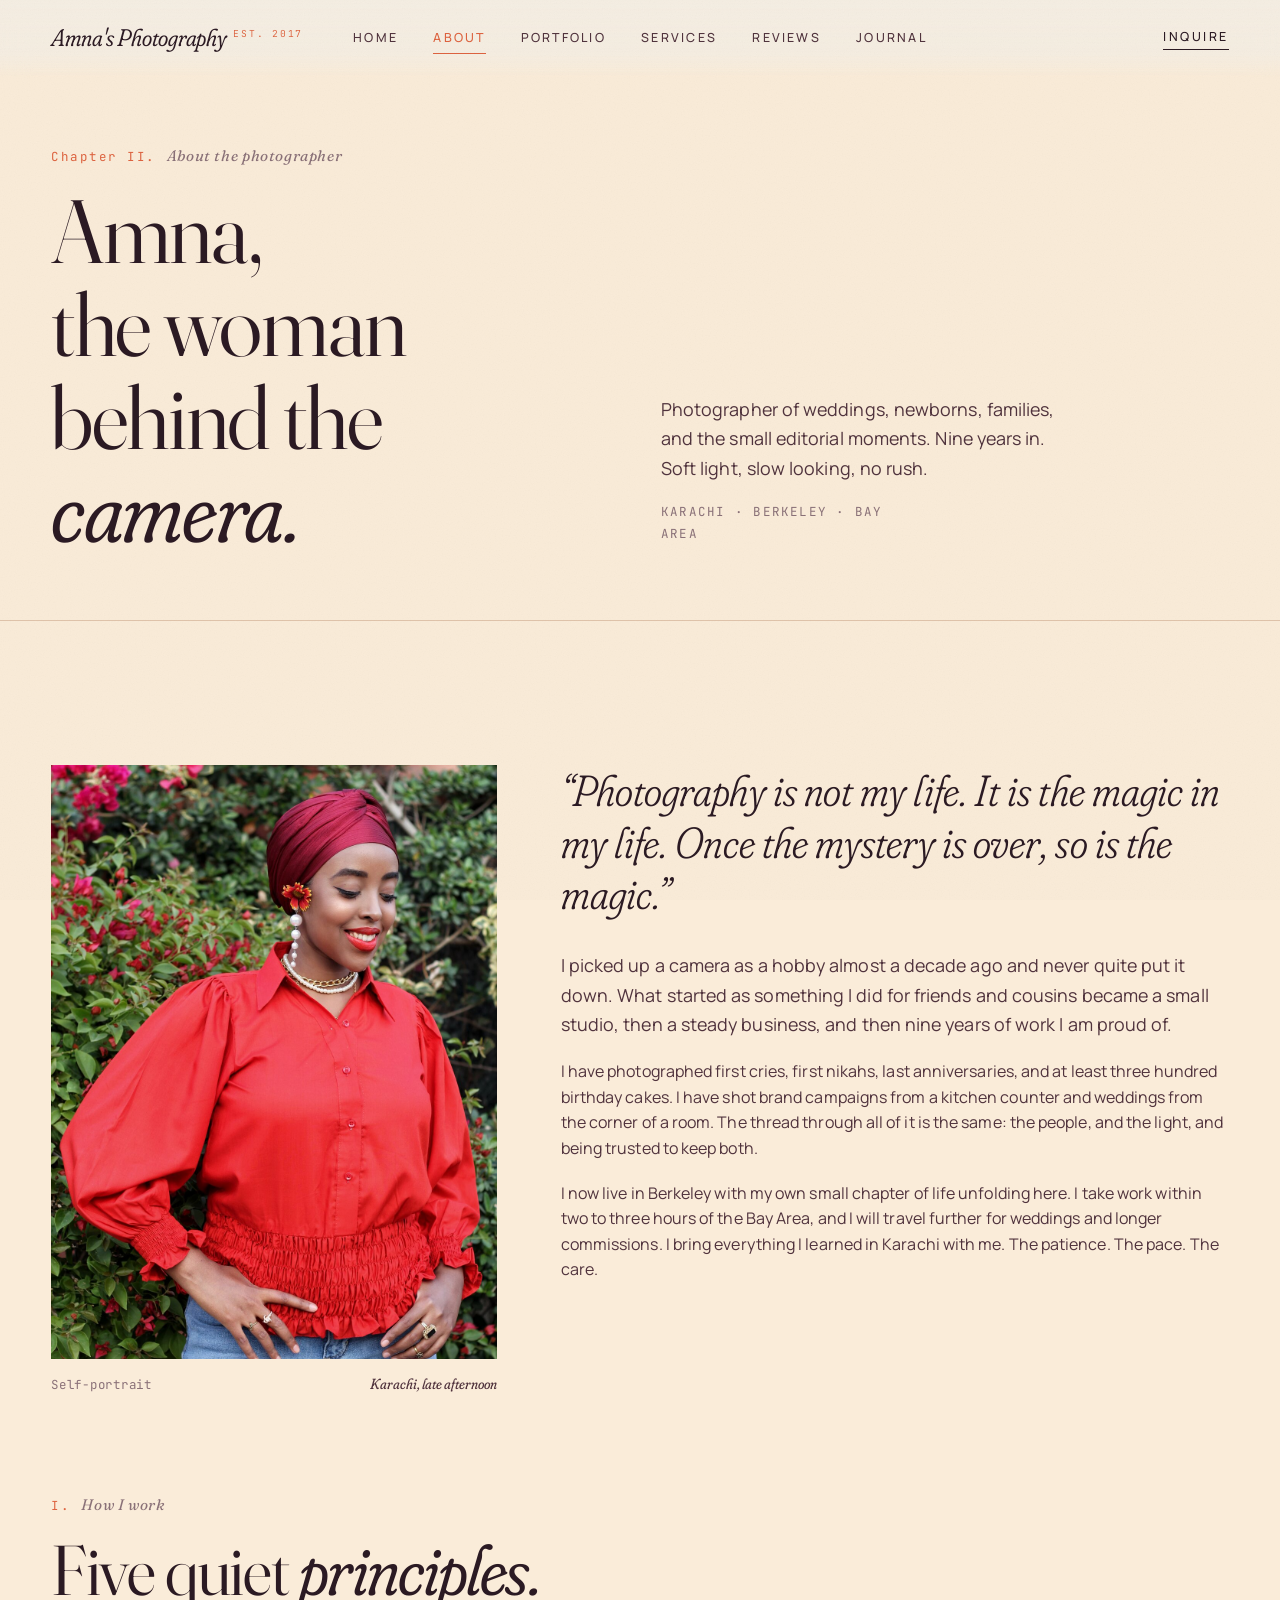
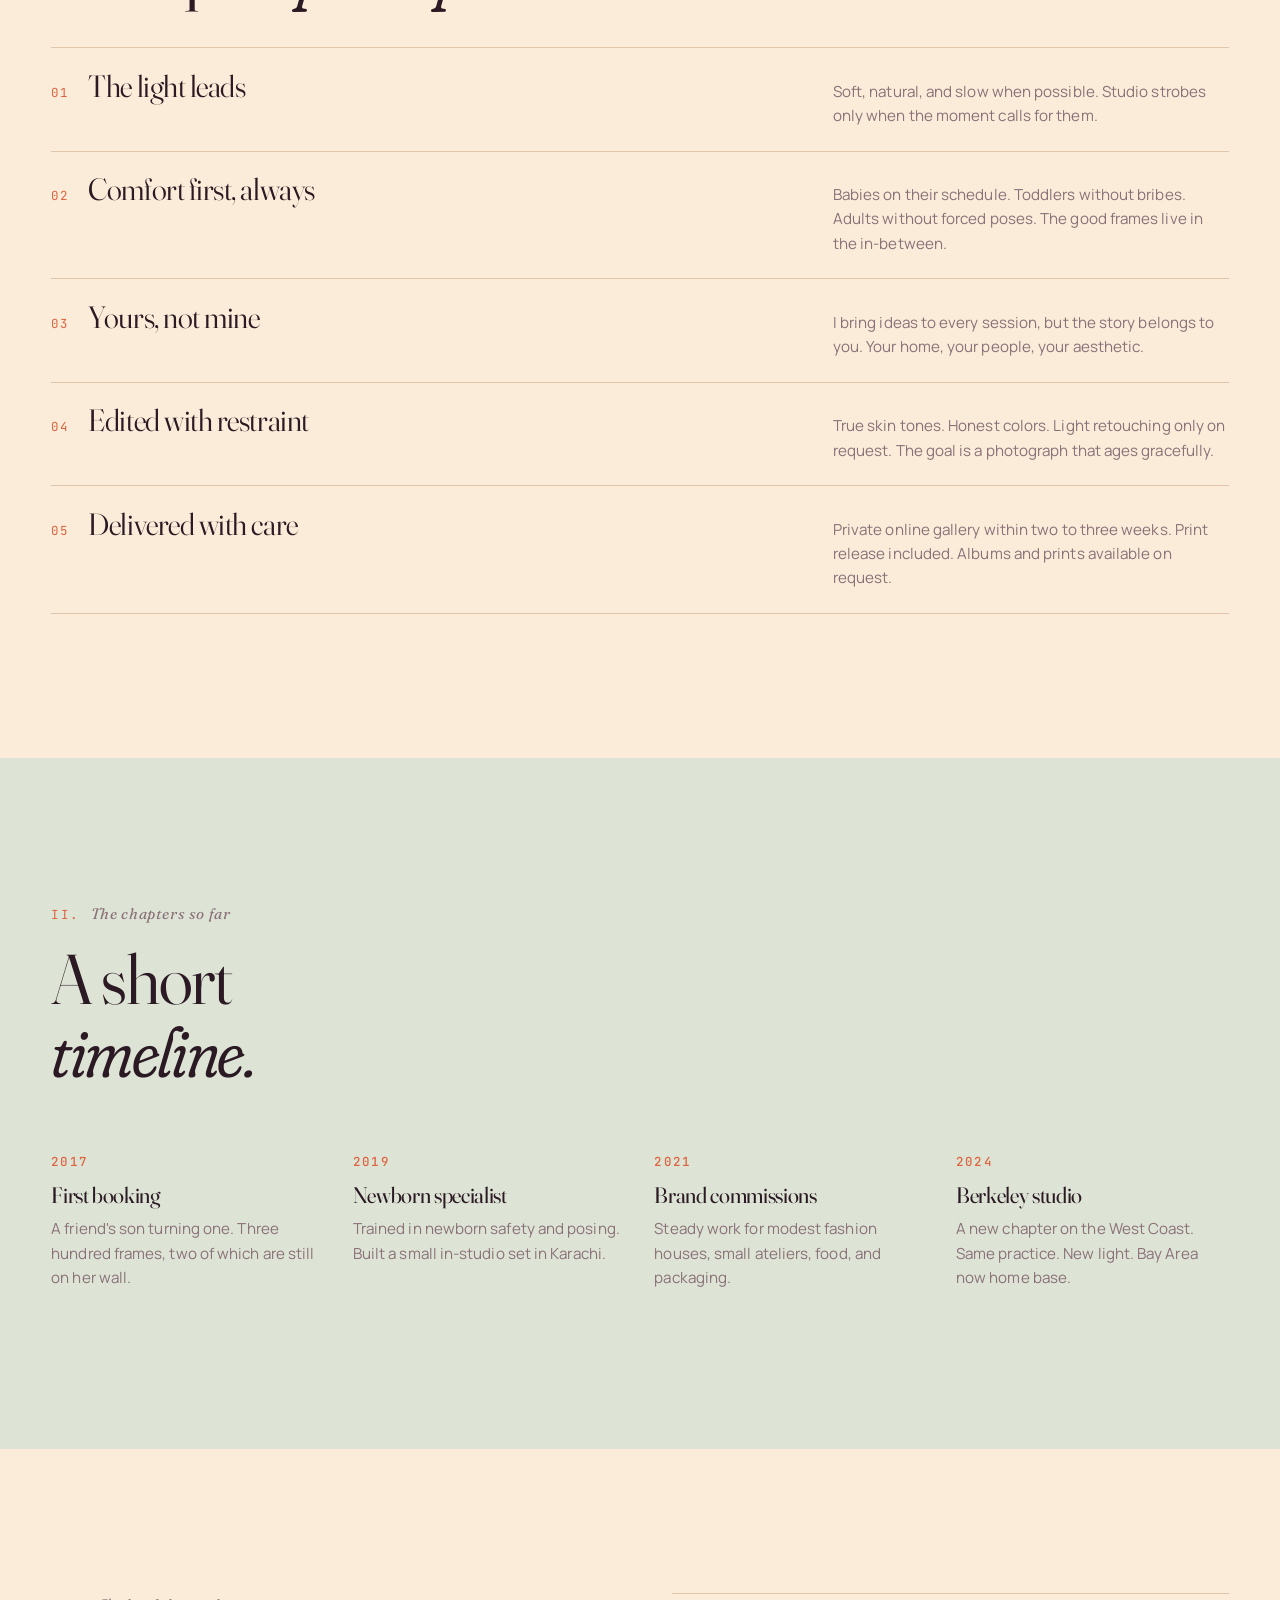
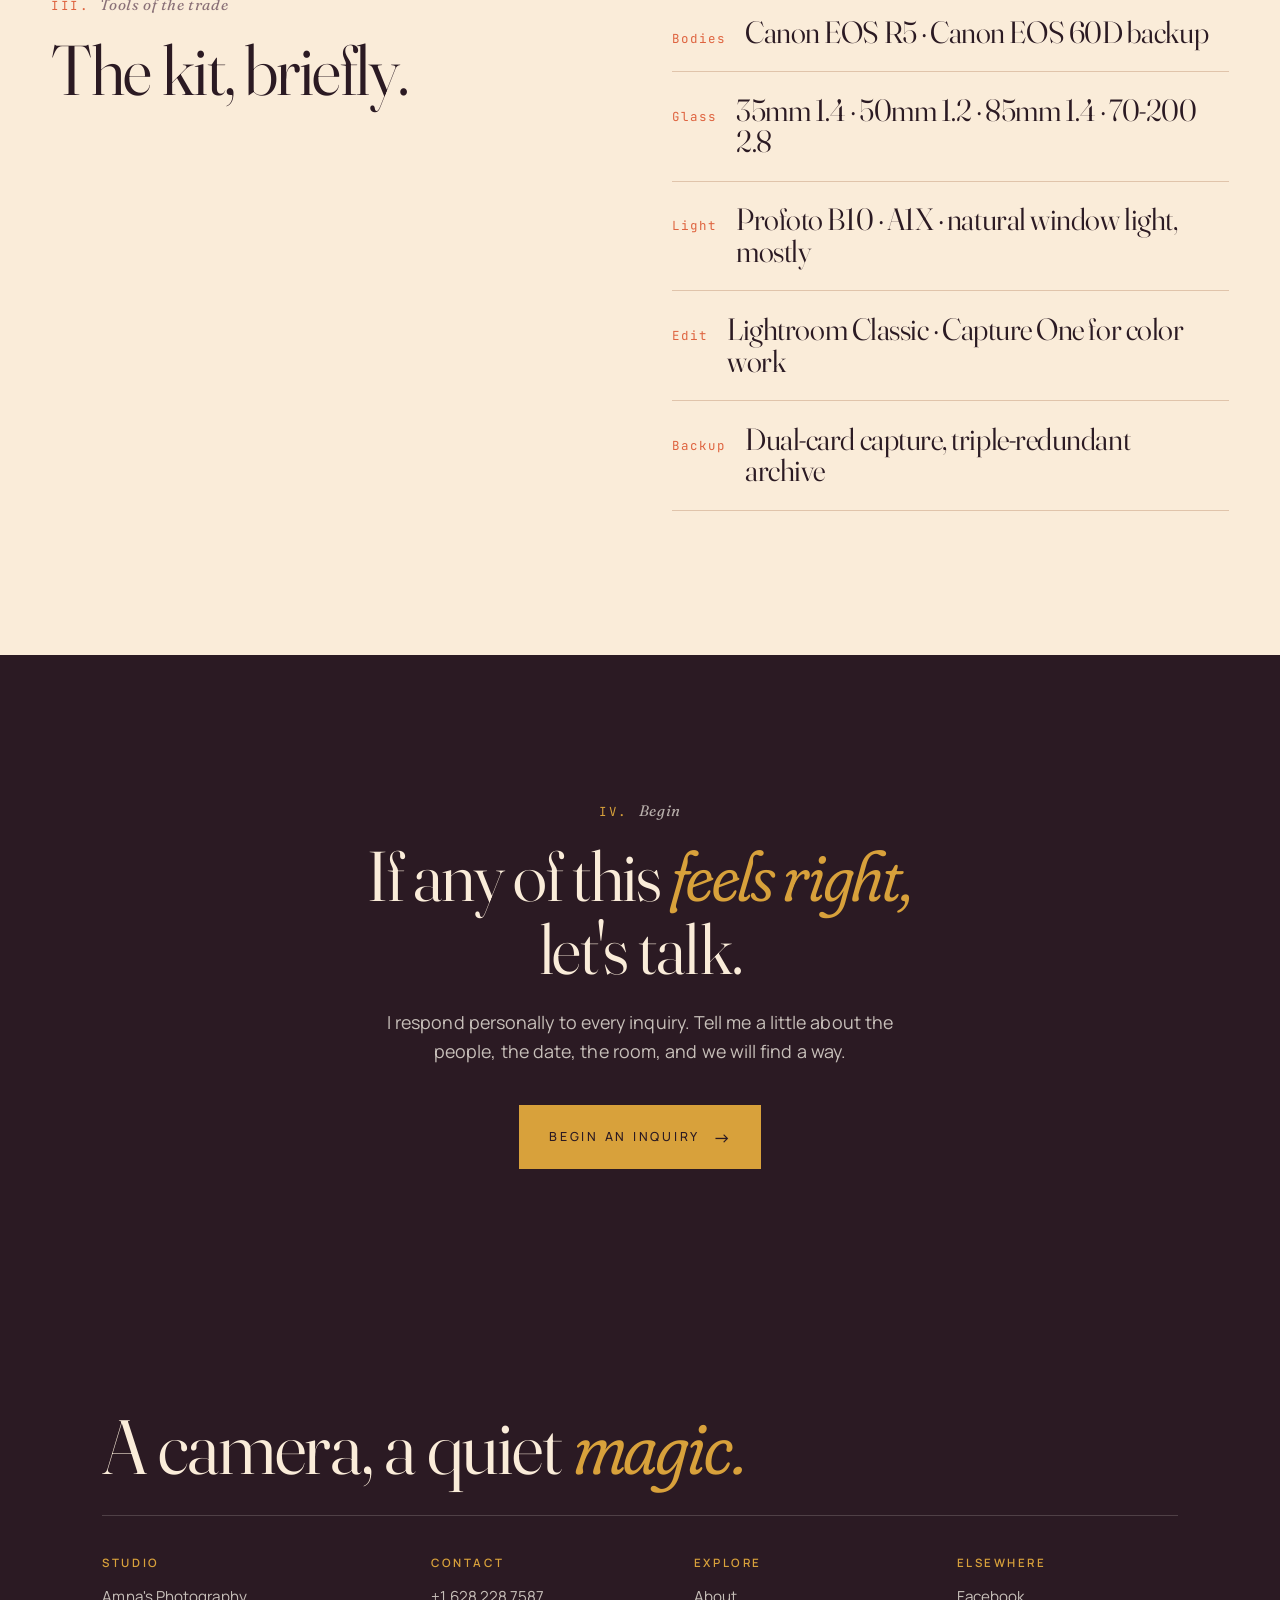
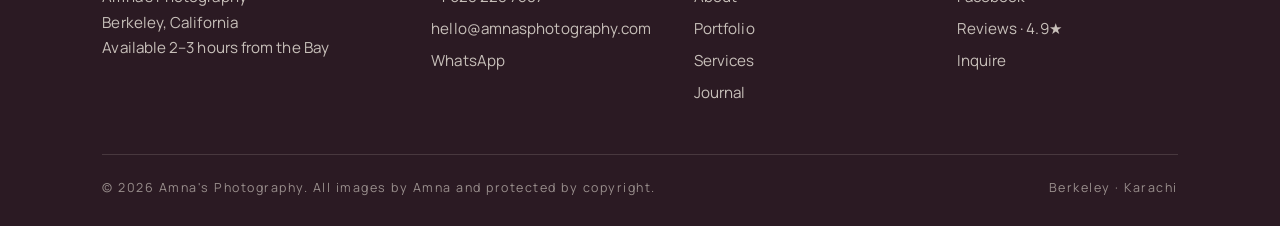
<file: about.html>
<!doctype html>
<html lang="en">
<head>
<meta charset="utf-8">
<meta name="viewport" content="width=device-width, initial-scale=1">
<title>About — Amna's Photography</title>
<meta name="description" content="The story of Amna, an editorial photographer working in Berkeley, California after nine years of practice in Karachi, Pakistan.">
<link rel="preconnect" href="https://fonts.googleapis.com">
<link rel="preconnect" href="https://fonts.gstatic.com" crossorigin>
<link href="https://fonts.googleapis.com/css2?family=Fraunces:ital,opsz,wght,SOFT,WONK@0,9..144,300..600,0..100,0..1;1,9..144,300..600,0..100,0..1&family=Manrope:wght@300;400;500;600;700&family=JetBrains+Mono:wght@400;500&display=swap" rel="stylesheet">
<link rel="stylesheet" href="assets/css/style.css">
</head>
<body>

<nav class="nav" aria-label="Primary">
  <a class="nav__brand" href="index.html">Amna's <em class="italic">Photography</em><sup>EST. 2017</sup></a>
  <div class="nav__center">
    <a href="index.html">Home</a>
    <a href="about.html" class="active">About</a>
    <a href="portfolio.html">Portfolio</a>
    <a href="services.html">Services</a>
    <a href="testimonials.html">Reviews</a>
    <a href="journal.html">Journal</a>
  </div>
  <a class="nav__cta" href="contact.html">Inquire</a>
  <button class="nav__toggle" aria-label="Open menu"><span></span><span></span></button>
</nav>
<div class="nav__drawer">
  <a href="index.html">Home</a>
  <a href="about.html">About</a>
  <a href="portfolio.html">Portfolio</a>
  <a href="services.html">Services</a>
  <a href="testimonials.html">Reviews</a>
  <a href="journal.html">Journal</a>
  <a href="contact.html">Inquire</a>
</div>

<!-- ========= PAGE HEAD ========= -->
<header class="pagehead">
  <div class="reveal">
    <p class="chapter"><strong>Chapter II.</strong>About the photographer</p>
    <h1 style="margin-top: 0.8rem;">Amna,<br>the woman<br>behind the <span class="italic">camera.</span></h1>
  </div>
  <div class="pagehead__meta reveal" data-delay="1">
    <p class="lead">Photographer of weddings, newborns, families, and the small editorial moments. Nine years in. Soft light, slow looking, no rush.</p>
    <p style="margin-top: 1rem; font-family: var(--mono); font-size: 0.78rem; letter-spacing: 0.18em; text-transform: uppercase;">Karachi · Berkeley · Bay Area</p>
  </div>
</header>

<!-- ========= STORY ========= -->
<section class="section">
  <div class="shell">

    <div class="spread spread--alt" style="margin-bottom: var(--space-7);">
      <figure class="reveal">
        <div class="frame frame--3x4">
          <img src="assets/images/full/woman_red_blouse_red_turban.jpg" alt="Portrait of Amna, the photographer, against a hedge of red flowers." loading="lazy">
        </div>
        <figcaption><span>Self-portrait</span><span class="italic">Karachi, late afternoon</span></figcaption>
      </figure>

      <div class="reveal" data-delay="1">
        <p class="pull-quote" style="color: var(--ink); margin-bottom: 2rem;">
          “Photography is not my life. It is the magic <span class="italic">in</span> my life. Once the mystery is over, so is the magic.”
        </p>
        <p class="lead">
          I picked up a camera as a hobby almost a decade ago and never quite put it down. What started as something I did for friends and cousins became a small studio, then a steady business, and then nine years of work I am proud of.
        </p>
        <p style="margin-top: 1.2rem; color: var(--ink-soft);">
          I have photographed first cries, first nikahs, last anniversaries, and at least three hundred birthday cakes. I have shot brand campaigns from a kitchen counter and weddings from the corner of a room. The thread through all of it is the same: the people, and the light, and being trusted to keep both.
        </p>
        <p style="margin-top: 1.2rem; color: var(--ink-soft);">
          I now live in Berkeley with my own small chapter of life unfolding here. I take work within two to three hours of the Bay Area, and I will travel further for weddings and longer commissions. I bring everything I learned in Karachi with me. The patience. The pace. The care.
        </p>
      </div>
    </div>

    <!-- Numbered features -->
    <div class="reveal">
      <p class="chapter"><strong>I.</strong>How I work</p>
      <h2 class="tight" style="margin: 0.6rem 0 var(--space-5);">Five quiet <span class="italic">principles.</span></h2>
    </div>

    <div>
      <div class="feature-row reveal">
        <span class="num">01</span>
        <h4>The light leads</h4>
        <p>Soft, natural, and slow when possible. Studio strobes only when the moment calls for them.</p>
      </div>
      <div class="feature-row reveal" data-delay="1">
        <span class="num">02</span>
        <h4>Comfort first, always</h4>
        <p>Babies on their schedule. Toddlers without bribes. Adults without forced poses. The good frames live in the in-between.</p>
      </div>
      <div class="feature-row reveal" data-delay="2">
        <span class="num">03</span>
        <h4>Yours, not mine</h4>
        <p>I bring ideas to every session, but the story belongs to you. Your home, your people, your aesthetic.</p>
      </div>
      <div class="feature-row reveal" data-delay="3">
        <span class="num">04</span>
        <h4>Edited with restraint</h4>
        <p>True skin tones. Honest colors. Light retouching only on request. The goal is a photograph that ages gracefully.</p>
      </div>
      <div class="feature-row reveal" data-delay="4">
        <span class="num">05</span>
        <h4>Delivered with care</h4>
        <p>Private online gallery within two to three weeks. Print release included. Albums and prints available on request.</p>
      </div>
    </div>

  </div>
</section>

<!-- ========= TIMELINE ========= -->
<section class="section" style="background: var(--paper-sage);">
  <div class="shell">
    <div class="reveal">
      <p class="chapter"><strong>II.</strong>The chapters so far</p>
      <h2 class="tight" style="margin: 0.6rem 0 var(--space-6);">A short<br><span class="italic">timeline.</span></h2>
    </div>

    <div class="mosaic">
      <article class="span-3 reveal">
        <p class="mono" style="color: var(--clay); font-weight: 500;">2017</p>
        <h4 style="font-family: var(--serif); font-size: 1.4rem; margin: 0.6rem 0;">First booking</h4>
        <p class="muted" style="font-size: 0.95rem;">A friend's son turning one. Three hundred frames, two of which are still on her wall.</p>
      </article>
      <article class="span-3 reveal" data-delay="1">
        <p class="mono" style="color: var(--clay); font-weight: 500;">2019</p>
        <h4 style="font-family: var(--serif); font-size: 1.4rem; margin: 0.6rem 0;">Newborn specialist</h4>
        <p class="muted" style="font-size: 0.95rem;">Trained in newborn safety and posing. Built a small in-studio set in Karachi.</p>
      </article>
      <article class="span-3 reveal" data-delay="2">
        <p class="mono" style="color: var(--clay); font-weight: 500;">2021</p>
        <h4 style="font-family: var(--serif); font-size: 1.4rem; margin: 0.6rem 0;">Brand commissions</h4>
        <p class="muted" style="font-size: 0.95rem;">Steady work for modest fashion houses, small ateliers, food, and packaging.</p>
      </article>
      <article class="span-3 reveal" data-delay="3">
        <p class="mono" style="color: var(--clay); font-weight: 500;">2024</p>
        <h4 style="font-family: var(--serif); font-size: 1.4rem; margin: 0.6rem 0;">Berkeley studio</h4>
        <p class="muted" style="font-size: 0.95rem;">A new chapter on the West Coast. Same practice. New light. Bay Area now home base.</p>
      </article>
    </div>
  </div>
</section>

<!-- ========= GEAR / TOOLS ========= -->
<section class="section">
  <div class="shell">
    <div class="spread">
      <div class="reveal">
        <p class="chapter"><strong>III.</strong>Tools of the trade</p>
        <h2 class="tight" style="margin-top: 0.6rem;">The kit, briefly.</h2>
      </div>
      <div class="reveal" data-delay="1">
        <div class="feature-row" style="border-top: 1px solid var(--rule);">
          <span class="num">Bodies</span>
          <h4>Canon EOS R5 · Canon EOS 60D backup</h4>
          <p></p>
        </div>
        <div class="feature-row">
          <span class="num">Glass</span>
          <h4>35mm 1.4 · 50mm 1.2 · 85mm 1.4 · 70-200 2.8</h4>
          <p></p>
        </div>
        <div class="feature-row">
          <span class="num">Light</span>
          <h4>Profoto B10 · A1X · natural window light, mostly</h4>
          <p></p>
        </div>
        <div class="feature-row">
          <span class="num">Edit</span>
          <h4>Lightroom Classic · Capture One for color work</h4>
          <p></p>
        </div>
        <div class="feature-row">
          <span class="num">Backup</span>
          <h4>Dual-card capture, triple-redundant archive</h4>
          <p></p>
        </div>
      </div>
    </div>
  </div>
</section>

<!-- ========= CTA ========= -->
<section class="section" style="background: var(--ink); color: var(--paper); text-align: center;">
  <div class="shell">
    <p class="chapter" style="color: rgba(244,238,228,0.7);"><strong style="color: var(--gold);">IV.</strong>Begin</p>
    <h2 class="tight" style="color: var(--paper); margin: 1rem auto; max-width: 18ch;">If any of this <span class="italic" style="color: var(--gold);">feels right,</span><br>let's talk.</h2>
    <p class="lead" style="color: rgba(244,238,228,0.78); max-width: 52ch; margin: 1.4rem auto 2.4rem;">I respond personally to every inquiry. Tell me a little about the people, the date, the room, and we will find a way.</p>
    <a class="btn" style="background: var(--gold); border-color: var(--gold); color: var(--ink);" href="contact.html">Begin an inquiry</a>
  </div>
</section>

<!-- ========= FOOTER ========= -->
<footer class="footer">
  <div class="shell">
    <h3>A camera, a quiet <span class="italic">magic.</span></h3>
    <div class="footer__grid">
      <div class="footer__col">
        <h5>Studio</h5>
        <p>Amna's Photography<br>Berkeley, California<br>Available 2&ndash;3 hours from the Bay</p>
      </div>
      <div class="footer__col">
        <h5>Contact</h5>
        <a href="tel:+16282287587">+1 628 228 7587</a>
        <a href="mailto:hello@amnasphotography.com">hello@amnasphotography.com</a>
        <a href="https://wa.me/16282287587">WhatsApp</a>
      </div>
      <div class="footer__col">
        <h5>Explore</h5>
        <a href="about.html">About</a>
        <a href="portfolio.html">Portfolio</a>
        <a href="services.html">Services</a>
        <a href="journal.html">Journal</a>
      </div>
      <div class="footer__col">
        <h5>Elsewhere</h5>
        <a href="https://www.facebook.com/profile.php?id=100063648582807">Facebook</a>
        <a href="testimonials.html">Reviews · 4.9★</a>
        <a href="contact.html">Inquire</a>
      </div>
    </div>
    <div class="footer__bottom">
      <span>© 2026 Amna's Photography. All images by Amna and protected by copyright.</span>
      <span>Berkeley · Karachi</span>
    </div>
  </div>
</footer>

<script src="assets/js/main.js"></script>
</body>
</html>
</file>
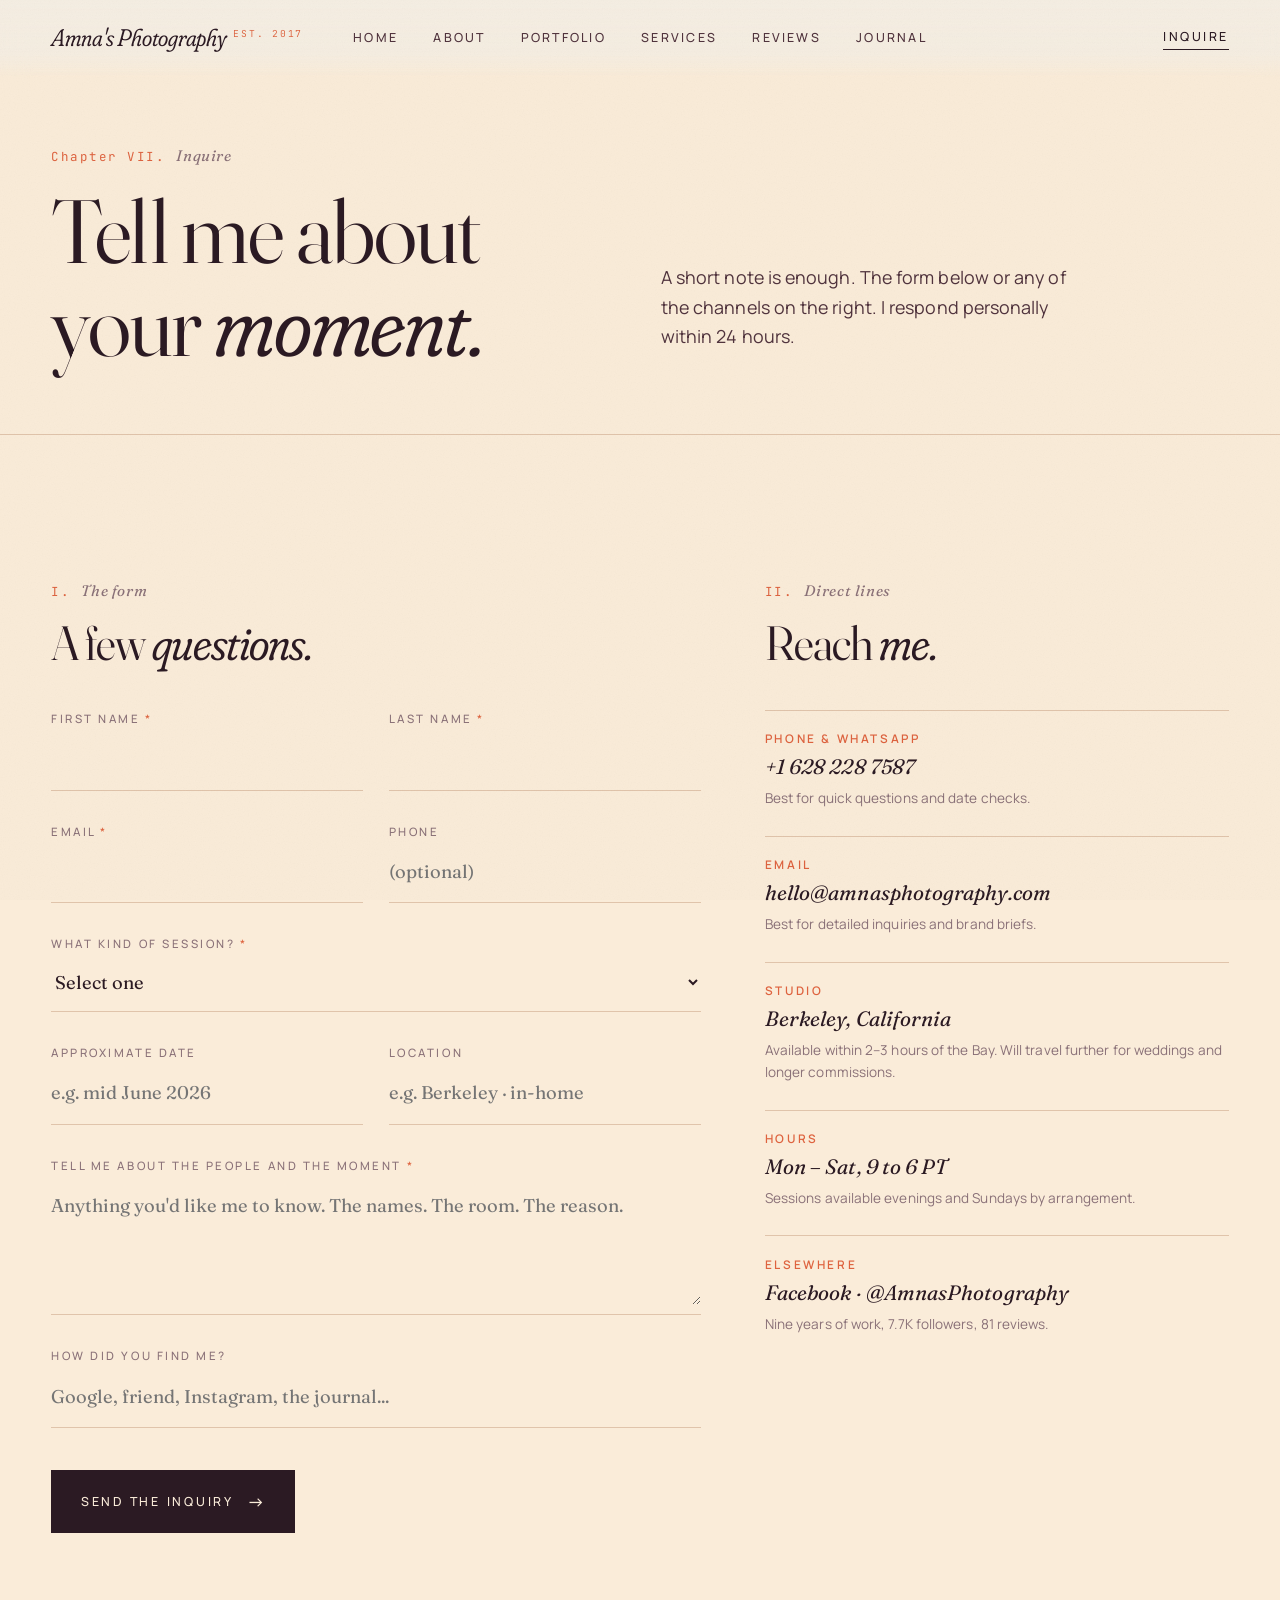
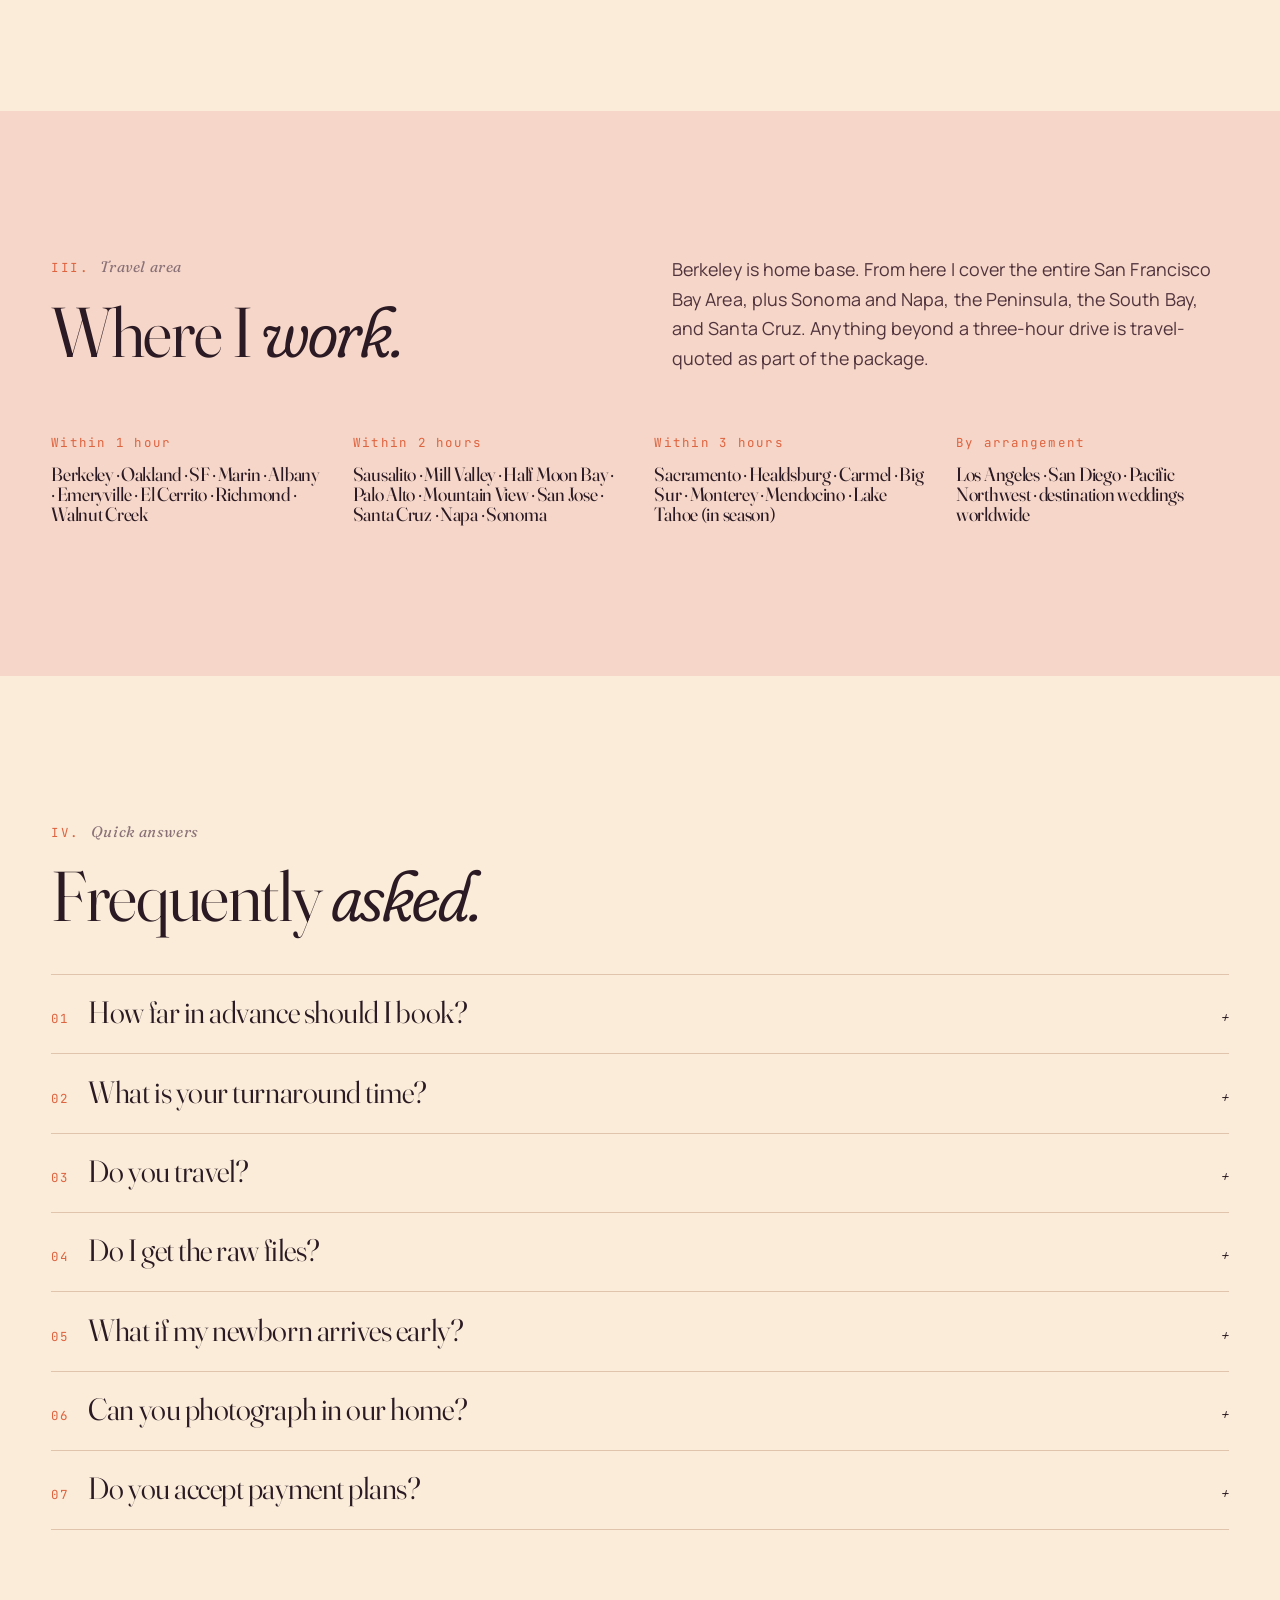
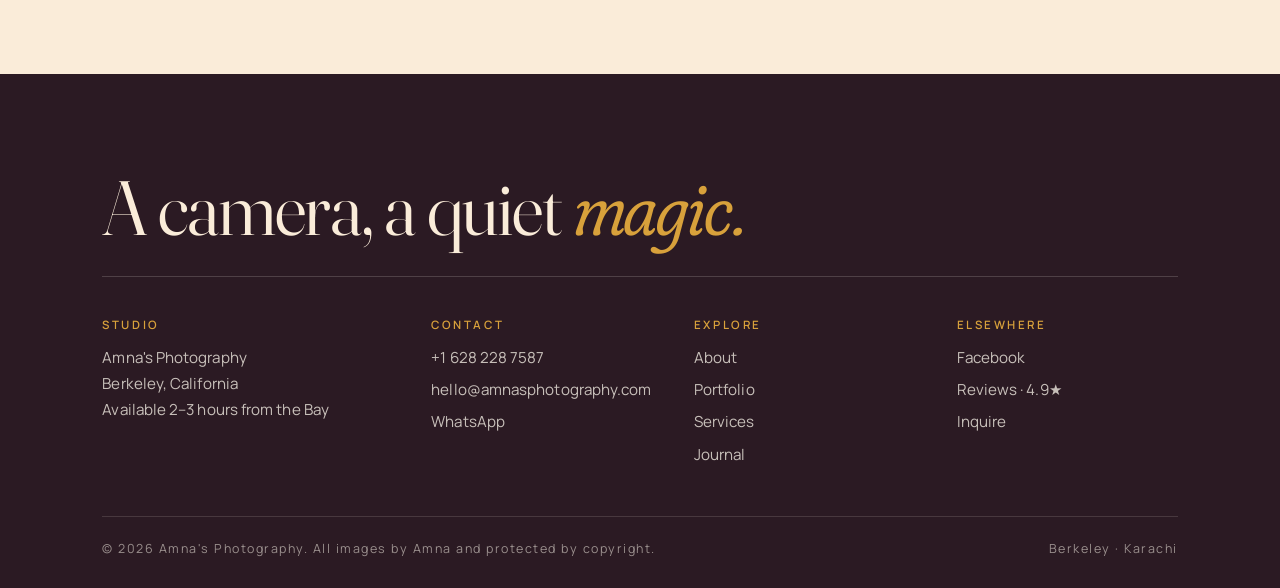
<file: contact.html>
<!doctype html>
<html lang="en">
<head>
<meta charset="utf-8">
<meta name="viewport" content="width=device-width, initial-scale=1">
<title>Inquire — Amna's Photography</title>
<meta name="description" content="Begin an inquiry with Amna's Photography. Based in Berkeley, available within 2–3 hours of the San Francisco Bay Area.">
<link rel="preconnect" href="https://fonts.googleapis.com">
<link rel="preconnect" href="https://fonts.gstatic.com" crossorigin>
<link href="https://fonts.googleapis.com/css2?family=Fraunces:ital,opsz,wght,SOFT,WONK@0,9..144,300..600,0..100,0..1;1,9..144,300..600,0..100,0..1&family=Manrope:wght@300;400;500;600;700&family=JetBrains+Mono:wght@400;500&display=swap" rel="stylesheet">
<link rel="stylesheet" href="assets/css/style.css">
<style>
  .contact-grid { display: grid; grid-template-columns: 1.4fr 1fr; gap: var(--space-6); align-items: start; }
  @media (max-width: 880px) { .contact-grid { grid-template-columns: 1fr; gap: var(--space-5); } }
  .info-list { display: flex; flex-direction: column; gap: 1.6rem; }
  .info-list .item { border-top: 1px solid var(--rule); padding-top: 1.4rem; }
  .info-list .item h5 { font-family: var(--sans); font-size: 0.74rem; letter-spacing: 0.22em; text-transform: uppercase; color: var(--clay); margin: 0 0 0.4rem; font-weight: 600; }
  .info-list .item p, .info-list .item a { font-family: var(--serif); font-size: 1.3rem; font-style: italic; line-height: 1.45; color: var(--ink); margin: 0; transition: color 0.3s; }
  .info-list .item a:hover { color: var(--clay); }
  .info-list .item small { display: block; margin-top: 0.4rem; font-family: var(--sans); font-size: 0.85rem; font-style: normal; color: var(--ink-mute); }
  .form-status { font-family: var(--serif); font-style: italic; font-size: 1.1rem; padding-top: 1rem; }
</style>
</head>
<body>

<nav class="nav" aria-label="Primary">
  <a class="nav__brand" href="index.html">Amna's <em class="italic">Photography</em><sup>EST. 2017</sup></a>
  <div class="nav__center">
    <a href="index.html">Home</a>
    <a href="about.html">About</a>
    <a href="portfolio.html">Portfolio</a>
    <a href="services.html">Services</a>
    <a href="testimonials.html">Reviews</a>
    <a href="journal.html">Journal</a>
  </div>
  <a class="nav__cta active" href="contact.html">Inquire</a>
  <button class="nav__toggle" aria-label="Open menu"><span></span><span></span></button>
</nav>
<div class="nav__drawer">
  <a href="index.html">Home</a><a href="about.html">About</a><a href="portfolio.html">Portfolio</a><a href="services.html">Services</a><a href="testimonials.html">Reviews</a><a href="journal.html">Journal</a><a href="contact.html">Inquire</a>
</div>

<header class="pagehead">
  <div class="reveal">
    <p class="chapter"><strong>Chapter VII.</strong>Inquire</p>
    <h1 style="margin-top: 0.8rem;">Tell me about<br>your <span class="italic">moment.</span></h1>
  </div>
  <div class="pagehead__meta reveal" data-delay="1">
    <p class="lead">A short note is enough. The form below or any of the channels on the right. I respond personally within 24 hours.</p>
  </div>
</header>

<!-- ========= MAIN ========= -->
<section class="section">
  <div class="shell">
    <div class="contact-grid">

      <!-- FORM -->
      <form id="contact-form" class="reveal">
        <p class="chapter"><strong>I.</strong>The form</p>
        <h2 class="tight" style="margin: 0.6rem 0 var(--space-5); font-size: clamp(2rem, 4vw, 3rem);">A few <span class="italic">questions.</span></h2>

        <div class="form-grid">
          <div class="field">
            <label>First name <span class="req">*</span></label>
            <input type="text" name="first_name" required>
          </div>
          <div class="field">
            <label>Last name <span class="req">*</span></label>
            <input type="text" name="last_name" required>
          </div>
          <div class="field">
            <label>Email <span class="req">*</span></label>
            <input type="email" name="email" required>
          </div>
          <div class="field">
            <label>Phone</label>
            <input type="tel" name="phone" placeholder="(optional)">
          </div>

          <div class="field full">
            <label>What kind of session? <span class="req">*</span></label>
            <select name="session_type" required>
              <option value="">Select one</option>
              <option>Newborn</option>
              <option>Maternity</option>
              <option>Family</option>
              <option>Couples / engagement</option>
              <option>Wedding</option>
              <option>Cultural celebration (mehendi / nikah / multi-event)</option>
              <option>Brand or product</option>
              <option>Editorial / commercial</option>
              <option>Other</option>
            </select>
          </div>

          <div class="field">
            <label>Approximate date</label>
            <input type="text" name="date" placeholder="e.g. mid June 2026">
          </div>
          <div class="field">
            <label>Location</label>
            <input type="text" name="location" placeholder="e.g. Berkeley · in-home">
          </div>

          <div class="field full">
            <label>Tell me about the people and the moment <span class="req">*</span></label>
            <textarea name="message" required placeholder="Anything you'd like me to know. The names. The room. The reason."></textarea>
          </div>

          <div class="field full">
            <label>How did you find me?</label>
            <input type="text" name="referrer" placeholder="Google, friend, Instagram, the journal...">
          </div>
        </div>

        <button type="submit" class="btn" style="margin-top: var(--space-5);">Send the inquiry</button>
        <p class="form-status muted"></p>
      </form>

      <!-- INFO -->
      <aside class="reveal" data-delay="1">
        <p class="chapter"><strong>II.</strong>Direct lines</p>
        <h2 class="tight" style="margin: 0.6rem 0 var(--space-5); font-size: clamp(2rem, 4vw, 3rem);">Reach <span class="italic">me.</span></h2>

        <div class="info-list">
          <div class="item"><h5>Phone &amp; WhatsApp</h5><a href="tel:+16282287587">+1 628 228 7587</a><small>Best for quick questions and date checks.</small></div>
          <div class="item"><h5>Email</h5><a href="mailto:hello@amnasphotography.com">hello@amnasphotography.com</a><small>Best for detailed inquiries and brand briefs.</small></div>
          <div class="item"><h5>Studio</h5><p>Berkeley, California</p><small>Available within 2&ndash;3 hours of the Bay. Will travel further for weddings and longer commissions.</small></div>
          <div class="item"><h5>Hours</h5><p>Mon &ndash; Sat, 9 to 6 PT</p><small>Sessions available evenings and Sundays by arrangement.</small></div>
          <div class="item"><h5>Elsewhere</h5><a href="https://www.facebook.com/profile.php?id=100063648582807">Facebook · @AmnasPhotography</a><small>Nine years of work, 7.7K followers, 81 reviews.</small></div>
        </div>
      </aside>

    </div>
  </div>
</section>

<!-- ========= MAP / LOCATION ========= -->
<section class="section" style="background: var(--paper-blush);">
  <div class="shell">
    <div class="spread reveal" style="margin-bottom: var(--space-5);">
      <div>
        <p class="chapter"><strong>III.</strong>Travel area</p>
        <h2 class="tight" style="margin-top: 0.6rem;">Where I <span class="italic">work.</span></h2>
      </div>
      <p class="lead">Berkeley is home base. From here I cover the entire San Francisco Bay Area, plus Sonoma and Napa, the Peninsula, the South Bay, and Santa Cruz. Anything beyond a three-hour drive is travel-quoted as part of the package.</p>
    </div>

    <div class="mosaic">
      <article class="span-3 reveal">
        <p class="mono" style="color: var(--clay);">Within 1 hour</p>
        <h4 style="font-family: var(--serif); font-size: 1.2rem; margin: 0.4rem 0;">Berkeley · Oakland · SF · Marin · Albany · Emeryville · El Cerrito · Richmond · Walnut Creek</h4>
      </article>
      <article class="span-3 reveal" data-delay="1">
        <p class="mono" style="color: var(--clay);">Within 2 hours</p>
        <h4 style="font-family: var(--serif); font-size: 1.2rem; margin: 0.4rem 0;">Sausalito · Mill Valley · Half Moon Bay · Palo Alto · Mountain View · San Jose · Santa Cruz · Napa · Sonoma</h4>
      </article>
      <article class="span-3 reveal" data-delay="2">
        <p class="mono" style="color: var(--clay);">Within 3 hours</p>
        <h4 style="font-family: var(--serif); font-size: 1.2rem; margin: 0.4rem 0;">Sacramento · Healdsburg · Carmel · Big Sur · Monterey · Mendocino · Lake Tahoe (in season)</h4>
      </article>
      <article class="span-3 reveal" data-delay="3">
        <p class="mono" style="color: var(--clay);">By arrangement</p>
        <h4 style="font-family: var(--serif); font-size: 1.2rem; margin: 0.4rem 0;">Los Angeles · San Diego · Pacific Northwest · destination weddings worldwide</h4>
      </article>
    </div>
  </div>
</section>

<!-- ========= FAQ ========= -->
<section class="section">
  <div class="shell">
    <div class="reveal">
      <p class="chapter"><strong>IV.</strong>Quick answers</p>
      <h2 class="tight" style="margin: 0.6rem 0 var(--space-5);">Frequently <span class="italic">asked.</span></h2>
    </div>

    <div>
      <details class="feature-row reveal" style="display: block;">
        <summary style="cursor: pointer; display: grid; grid-template-columns: auto 1fr auto; gap: 1.2rem; align-items: baseline; list-style: none;">
          <span class="num">01</span>
          <h4>How far in advance should I book?</h4>
          <span class="serif italic">+</span>
        </summary>
        <p style="margin-top: 1rem; max-width: 70ch; padding-left: calc(2rem + 1.2rem);">For weddings, six to twelve months. For newborn sessions, while you are still pregnant. For everything else, four to six weeks is usually enough.</p>
      </details>

      <details class="feature-row reveal" style="display: block;">
        <summary style="cursor: pointer; display: grid; grid-template-columns: auto 1fr auto; gap: 1.2rem; align-items: baseline; list-style: none;">
          <span class="num">02</span>
          <h4>What is your turnaround time?</h4>
          <span class="serif italic">+</span>
        </summary>
        <p style="margin-top: 1rem; max-width: 70ch; padding-left: calc(2rem + 1.2rem);">A small sneak peek within 48 hours. The full edited gallery in two to three weeks. Weddings in four to six.</p>
      </details>

      <details class="feature-row reveal" style="display: block;">
        <summary style="cursor: pointer; display: grid; grid-template-columns: auto 1fr auto; gap: 1.2rem; align-items: baseline; list-style: none;">
          <span class="num">03</span>
          <h4>Do you travel?</h4>
          <span class="serif italic">+</span>
        </summary>
        <p style="margin-top: 1rem; max-width: 70ch; padding-left: calc(2rem + 1.2rem);">Yes. Bay Area travel within three hours is included on all sessions. Beyond that, I quote travel as part of the package. For destination weddings, I have shot in Karachi, Antalya, Istanbul, and Princess Islands.</p>
      </details>

      <details class="feature-row reveal" style="display: block;">
        <summary style="cursor: pointer; display: grid; grid-template-columns: auto 1fr auto; gap: 1.2rem; align-items: baseline; list-style: none;">
          <span class="num">04</span>
          <h4>Do I get the raw files?</h4>
          <span class="serif italic">+</span>
        </summary>
        <p style="margin-top: 1rem; max-width: 70ch; padding-left: calc(2rem + 1.2rem);">No. Edited high-resolution files only. Raw files are part of my craft, the way a chef would not hand over a half-cooked plate.</p>
      </details>

      <details class="feature-row reveal" style="display: block;">
        <summary style="cursor: pointer; display: grid; grid-template-columns: auto 1fr auto; gap: 1.2rem; align-items: baseline; list-style: none;">
          <span class="num">05</span>
          <h4>What if my newborn arrives early?</h4>
          <span class="serif italic">+</span>
        </summary>
        <p style="margin-top: 1rem; max-width: 70ch; padding-left: calc(2rem + 1.2rem);">Your due date is a placeholder. Once baby arrives, you let me know and we book the session within ten days of the actual birth. I keep newborn slots flexible.</p>
      </details>

      <details class="feature-row reveal" style="display: block;">
        <summary style="cursor: pointer; display: grid; grid-template-columns: auto 1fr auto; gap: 1.2rem; align-items: baseline; list-style: none;">
          <span class="num">06</span>
          <h4>Can you photograph in our home?</h4>
          <span class="serif italic">+</span>
        </summary>
        <p style="margin-top: 1rem; max-width: 70ch; padding-left: calc(2rem + 1.2rem);">Almost always yes, and I usually prefer it. Most of my favourite frames live in the rooms my clients already love.</p>
      </details>

      <details class="feature-row reveal" style="display: block;">
        <summary style="cursor: pointer; display: grid; grid-template-columns: auto 1fr auto; gap: 1.2rem; align-items: baseline; list-style: none;">
          <span class="num">07</span>
          <h4>Do you accept payment plans?</h4>
          <span class="serif italic">+</span>
        </summary>
        <p style="margin-top: 1rem; max-width: 70ch; padding-left: calc(2rem + 1.2rem);">Yes. A 30% retainer holds the date. The remaining balance can be split across two or three installments through HoneyBook or direct transfer.</p>
      </details>
    </div>
  </div>
</section>

<footer class="footer">
  <div class="shell">
    <h3>A camera, a quiet <span class="italic">magic.</span></h3>
    <div class="footer__grid">
      <div class="footer__col"><h5>Studio</h5><p>Amna's Photography<br>Berkeley, California<br>Available 2&ndash;3 hours from the Bay</p></div>
      <div class="footer__col"><h5>Contact</h5><a href="tel:+16282287587">+1 628 228 7587</a><a href="mailto:hello@amnasphotography.com">hello@amnasphotography.com</a><a href="https://wa.me/16282287587">WhatsApp</a></div>
      <div class="footer__col"><h5>Explore</h5><a href="about.html">About</a><a href="portfolio.html">Portfolio</a><a href="services.html">Services</a><a href="journal.html">Journal</a></div>
      <div class="footer__col"><h5>Elsewhere</h5><a href="https://www.facebook.com/profile.php?id=100063648582807">Facebook</a><a href="testimonials.html">Reviews · 4.9★</a><a href="contact.html">Inquire</a></div>
    </div>
    <div class="footer__bottom"><span>© 2026 Amna's Photography. All images by Amna and protected by copyright.</span><span>Berkeley · Karachi</span></div>
  </div>
</footer>

<script src="assets/js/main.js"></script>
</body>
</html>
</file>
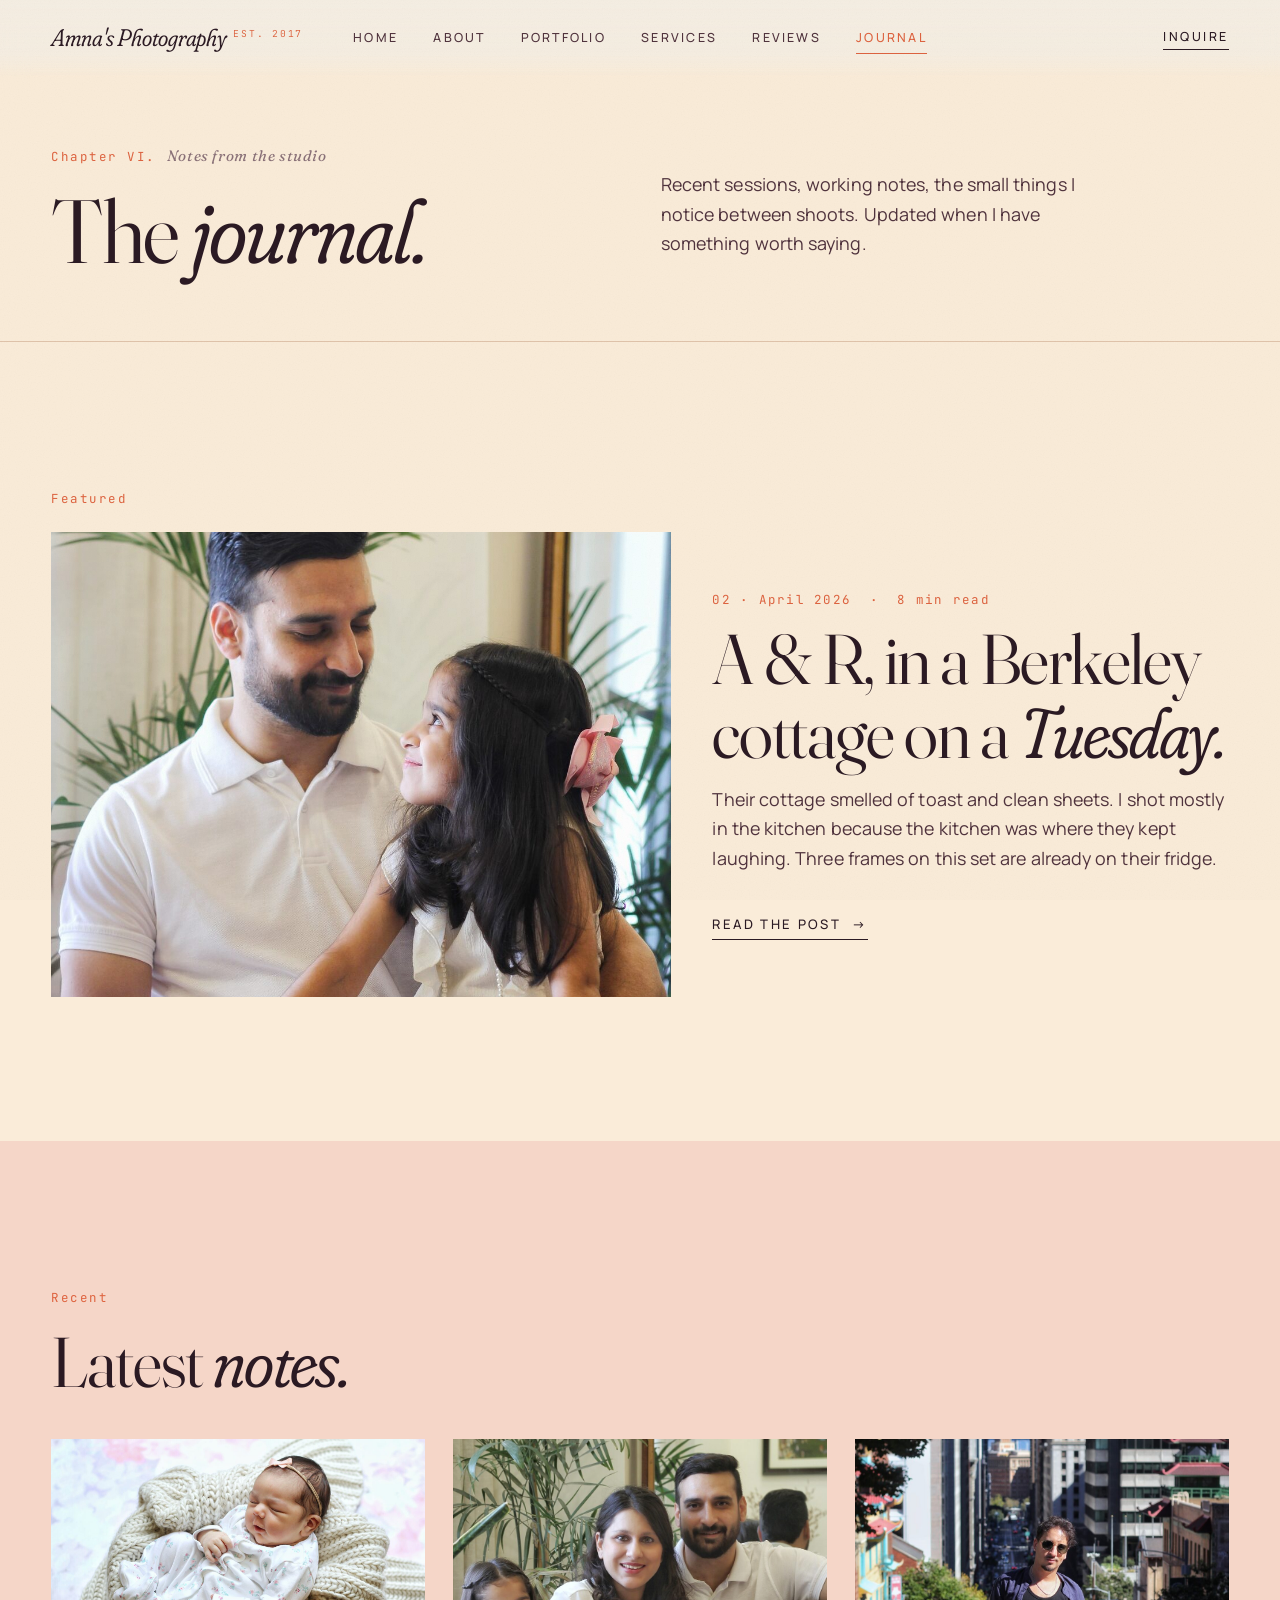
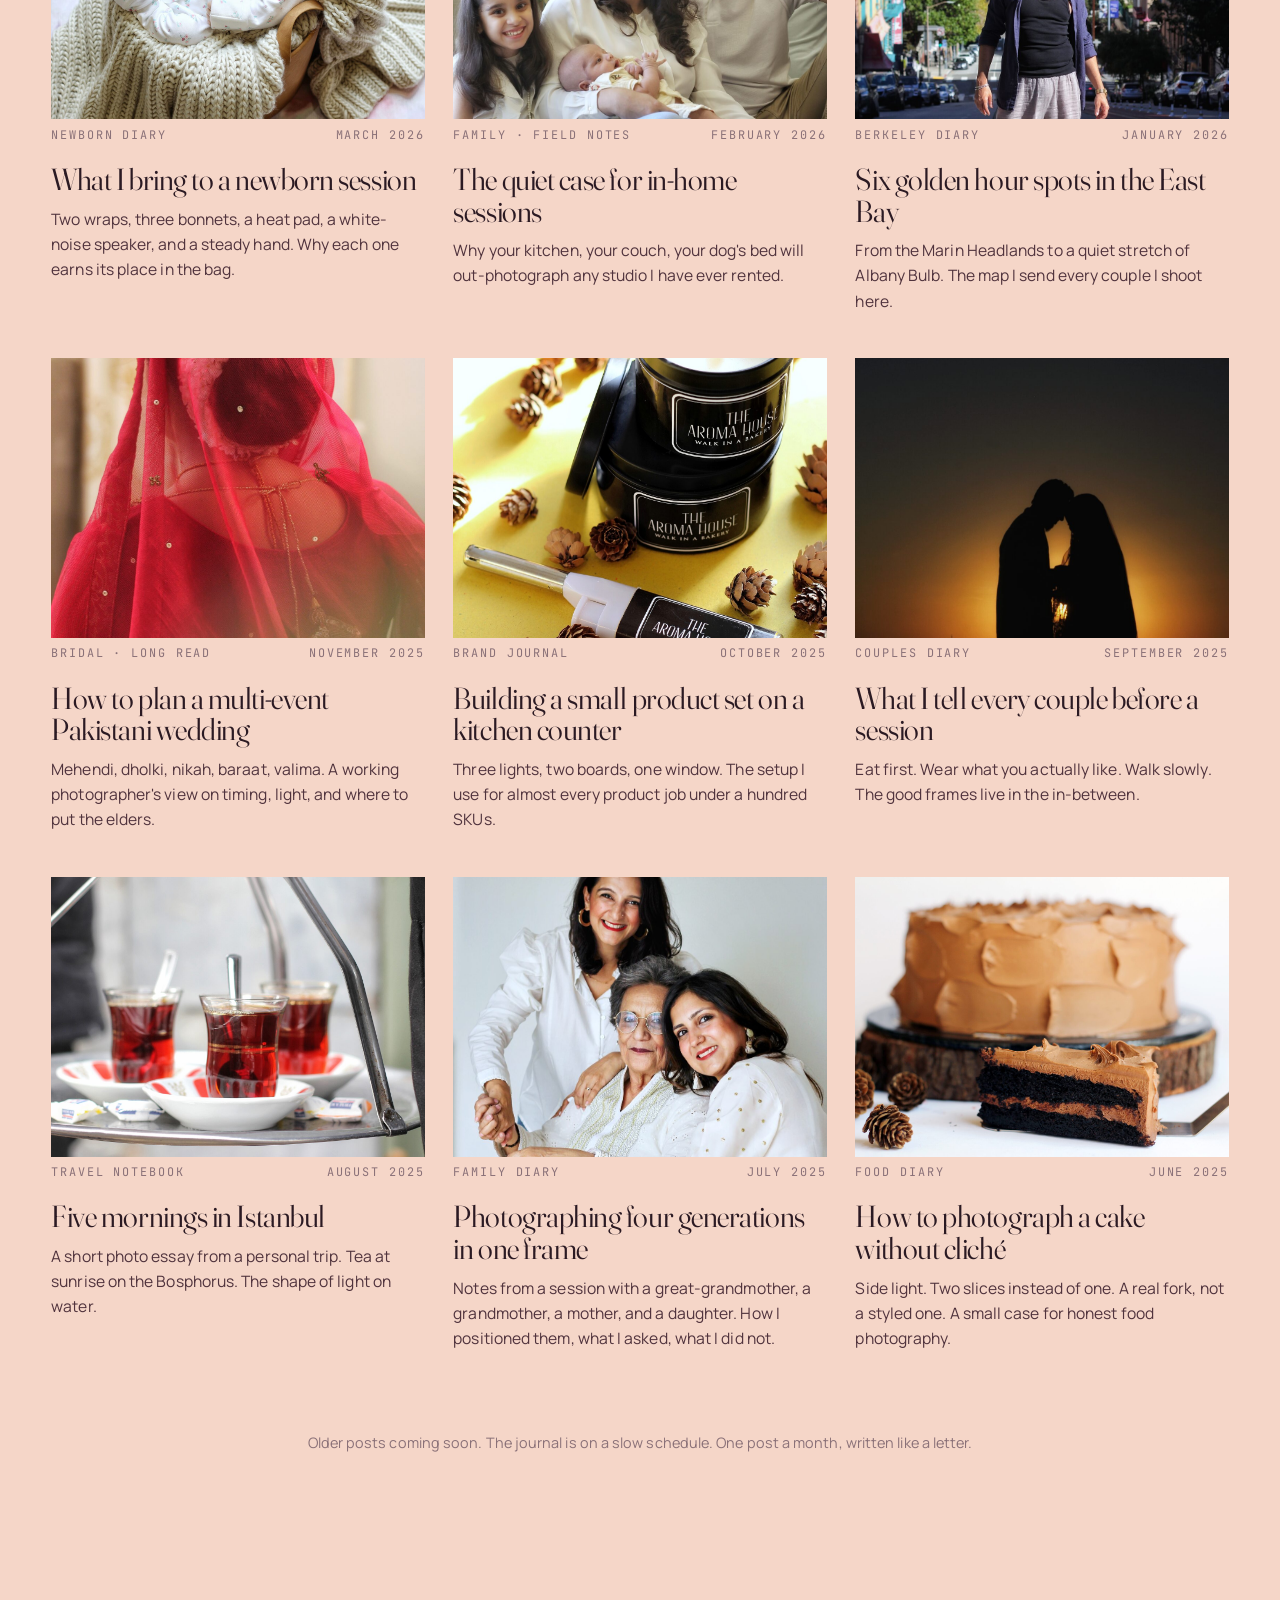
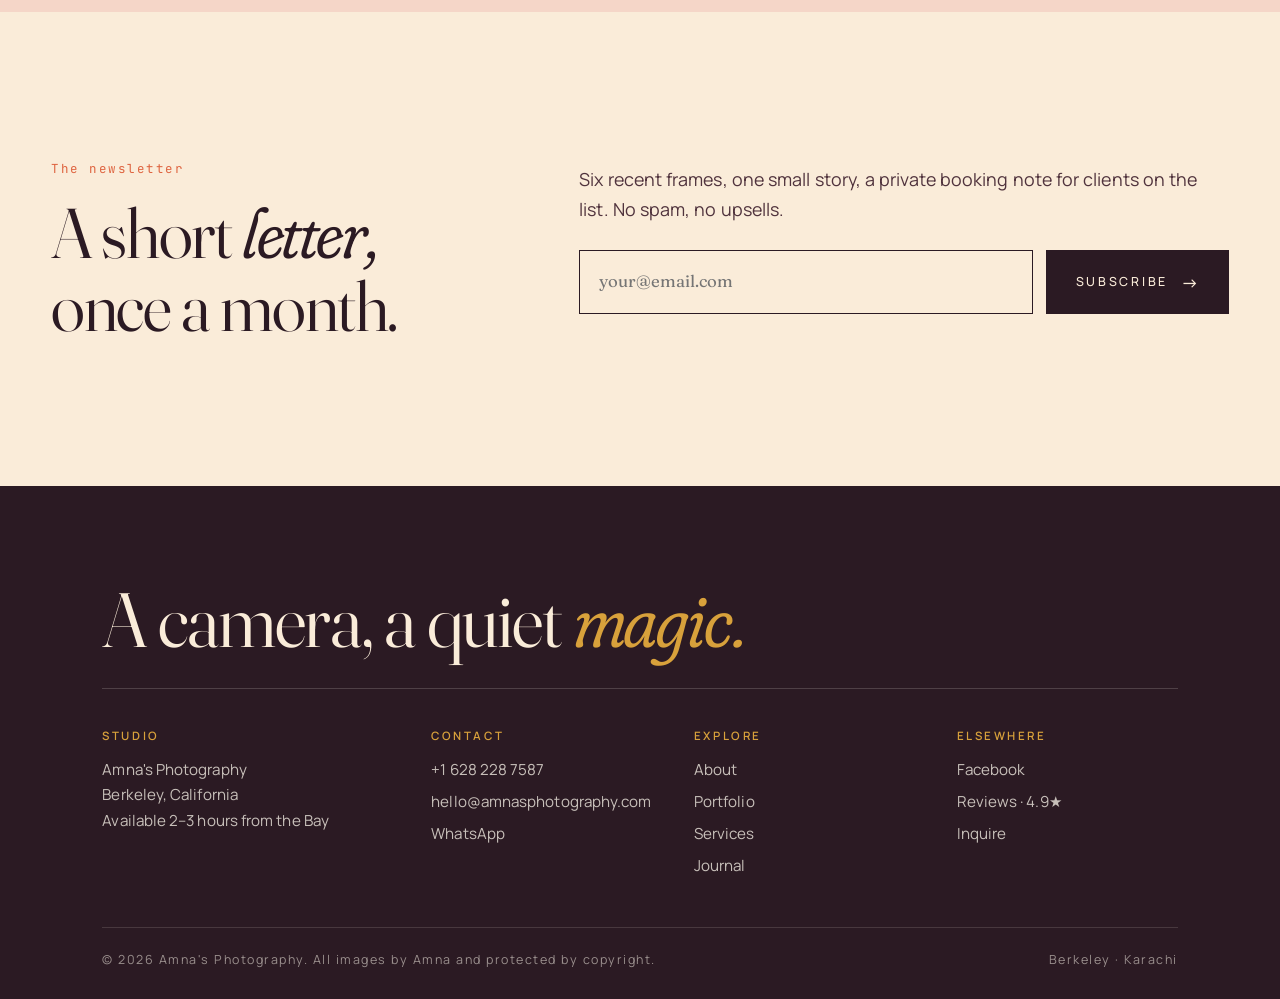
<file: journal.html>
<!doctype html>
<html lang="en">
<head>
<meta charset="utf-8">
<meta name="viewport" content="width=device-width, initial-scale=1">
<title>Journal — Amna's Photography</title>
<meta name="description" content="Notes from the studio. Recent sessions, working notes, behind-the-scenes diaries from a Berkeley-based photographer.">
<link rel="preconnect" href="https://fonts.googleapis.com">
<link rel="preconnect" href="https://fonts.gstatic.com" crossorigin>
<link href="https://fonts.googleapis.com/css2?family=Fraunces:ital,opsz,wght,SOFT,WONK@0,9..144,300..600,0..100,0..1;1,9..144,300..600,0..100,0..1&family=Manrope:wght@300;400;500;600;700&family=JetBrains+Mono:wght@400;500&display=swap" rel="stylesheet">
<link rel="stylesheet" href="assets/css/style.css">
<style>
  .journal-card { display: block; }
  .journal-card .frame { aspect-ratio: 4/3; }
  .journal-card h3 { margin-top: 1.2rem; font-size: clamp(1.4rem, 2.4vw, 1.9rem); transition: color 0.3s; }
  .journal-card:hover h3 { color: var(--clay); }
  .journal-card .meta { display: flex; justify-content: space-between; align-items: baseline; margin-top: 0.4rem; font-family: var(--mono); font-size: 0.74rem; letter-spacing: 0.16em; text-transform: uppercase; color: var(--ink-mute); }
  .journal-card p { margin-top: 0.7rem; color: var(--ink-soft); font-size: 0.98rem; line-height: 1.6; }
  .featured-post { display: grid; grid-template-columns: 1.2fr 1fr; gap: var(--space-5); align-items: center; }
  .featured-post .frame { aspect-ratio: 4/3; }
  @media (max-width: 880px) { .featured-post { grid-template-columns: 1fr; } }
</style>
</head>
<body>

<nav class="nav" aria-label="Primary">
  <a class="nav__brand" href="index.html">Amna's <em class="italic">Photography</em><sup>EST. 2017</sup></a>
  <div class="nav__center">
    <a href="index.html">Home</a>
    <a href="about.html">About</a>
    <a href="portfolio.html">Portfolio</a>
    <a href="services.html">Services</a>
    <a href="testimonials.html">Reviews</a>
    <a href="journal.html" class="active">Journal</a>
  </div>
  <a class="nav__cta" href="contact.html">Inquire</a>
  <button class="nav__toggle" aria-label="Open menu"><span></span><span></span></button>
</nav>
<div class="nav__drawer">
  <a href="index.html">Home</a><a href="about.html">About</a><a href="portfolio.html">Portfolio</a><a href="services.html">Services</a><a href="testimonials.html">Reviews</a><a href="journal.html">Journal</a><a href="contact.html">Inquire</a>
</div>

<header class="pagehead">
  <div class="reveal">
    <p class="chapter"><strong>Chapter VI.</strong>Notes from the studio</p>
    <h1 style="margin-top: 0.8rem;">The <span class="italic">journal.</span></h1>
  </div>
  <div class="pagehead__meta reveal" data-delay="1">
    <p class="lead">Recent sessions, working notes, the small things I notice between shoots. Updated when I have something worth saying.</p>
  </div>
</header>

<!-- ========= FEATURED POST ========= -->
<section class="section">
  <div class="shell">
    <p class="chapter reveal"><strong>Featured</strong></p>
    <article class="featured-post reveal" style="margin-top: 1.4rem;">
      <a href="#" style="display: block;">
        <figure class="frame"><img src="assets/images/full/couple_white_outfit_intimate.jpg" alt="A couple in white in a sunlit room"></figure>
      </a>
      <div>
        <p class="mono" style="color: var(--clay);">02 · April 2026 &nbsp;·&nbsp; 8 min read</p>
        <h2 class="tight" style="margin: 0.8rem 0 1rem;">A &amp; R, in a Berkeley<br>cottage on a <span class="italic">Tuesday.</span></h2>
        <p class="lead">Their cottage smelled of toast and clean sheets. I shot mostly in the kitchen because the kitchen was where they kept laughing. Three frames on this set are already on their fridge.</p>
        <a class="text-link" href="#" style="margin-top: 1.4rem;">Read the post</a>
      </div>
    </article>
  </div>
</section>

<!-- ========= POST GRID ========= -->
<section class="section" style="background: var(--paper-blush);">
  <div class="shell">
    <div class="reveal">
      <p class="chapter"><strong>Recent</strong></p>
      <h2 class="tight" style="margin-top: 0.6rem;">Latest <span class="italic">notes.</span></h2>
    </div>

    <div class="mosaic" style="margin-top: var(--space-5);">

      <a href="#" class="journal-card span-4 reveal">
        <figure class="frame"><img src="assets/images/full/newborn_in_cream_knit_basket.jpg" alt="Newborn in a knit basket"></figure>
        <div class="meta"><span>Newborn diary</span><span>March 2026</span></div>
        <h3>What I bring to a newborn session</h3>
        <p>Two wraps, three bonnets, a heat pad, a white-noise speaker, and a steady hand. Why each one earns its place in the bag.</p>
      </a>

      <a href="#" class="journal-card span-4 reveal" data-delay="1">
        <figure class="frame"><img src="assets/images/full/family_with_newborn_living_room.jpg" alt="Family at home"></figure>
        <div class="meta"><span>Family · field notes</span><span>February 2026</span></div>
        <h3>The quiet case for in-home sessions</h3>
        <p>Why your kitchen, your couch, your dog's bed will out-photograph any studio I have ever rented.</p>
      </a>

      <a href="#" class="journal-card span-4 reveal" data-delay="2">
        <figure class="frame"><img src="assets/images/full/woman_san_francisco_street.jpg" alt="A San Francisco street"></figure>
        <div class="meta"><span>Berkeley diary</span><span>January 2026</span></div>
        <h3>Six golden hour spots in the East Bay</h3>
        <p>From the Marin Headlands to a quiet stretch of Albany Bulb. The map I send every couple I shoot here.</p>
      </a>

      <a href="#" class="journal-card span-4 reveal">
        <figure class="frame"><img src="assets/images/full/bride_red_veil_close.jpg" alt="A bride beneath a red veil"></figure>
        <div class="meta"><span>Bridal · long read</span><span>November 2025</span></div>
        <h3>How to plan a multi-event Pakistani wedding</h3>
        <p>Mehendi, dholki, nikah, baraat, valima. A working photographer's view on timing, light, and where to put the elders.</p>
      </a>

      <a href="#" class="journal-card span-4 reveal" data-delay="1">
        <figure class="frame"><img src="assets/images/full/aroma_house_candle_product.jpg" alt="Aroma House candle"></figure>
        <div class="meta"><span>Brand journal</span><span>October 2025</span></div>
        <h3>Building a small product set on a kitchen counter</h3>
        <p>Three lights, two boards, one window. The setup I use for almost every product job under a hundred SKUs.</p>
      </a>

      <a href="#" class="journal-card span-4 reveal" data-delay="2">
        <figure class="frame"><img src="assets/images/full/couple_silhouette_sunset_kiss.jpg" alt="Sunset silhouette"></figure>
        <div class="meta"><span>Couples diary</span><span>September 2025</span></div>
        <h3>What I tell every couple before a session</h3>
        <p>Eat first. Wear what you actually like. Walk slowly. The good frames live in the in-between.</p>
      </a>

      <a href="#" class="journal-card span-4 reveal">
        <figure class="frame"><img src="assets/images/full/turkish_tea_cups.jpg" alt="Turkish tea"></figure>
        <div class="meta"><span>Travel notebook</span><span>August 2025</span></div>
        <h3>Five mornings in Istanbul</h3>
        <p>A short photo essay from a personal trip. Tea at sunrise on the Bosphorus. The shape of light on water.</p>
      </a>

      <a href="#" class="journal-card span-4 reveal" data-delay="1">
        <figure class="frame"><img src="assets/images/full/three_generations_women.jpg" alt="Three generations"></figure>
        <div class="meta"><span>Family diary</span><span>July 2025</span></div>
        <h3>Photographing four generations in one frame</h3>
        <p>Notes from a session with a great-grandmother, a grandmother, a mother, and a daughter. How I positioned them, what I asked, what I did not.</p>
      </a>

      <a href="#" class="journal-card span-4 reveal" data-delay="2">
        <figure class="frame"><img src="assets/images/full/chocolate_caramel_layer_cake.jpg" alt="Layer cake"></figure>
        <div class="meta"><span>Food diary</span><span>June 2025</span></div>
        <h3>How to photograph a cake without cliché</h3>
        <p>Side light. Two slices instead of one. A real fork, not a styled one. A small case for honest food photography.</p>
      </a>

    </div>

    <p class="center muted" style="margin-top: var(--space-6); font-size: 0.9rem;">Older posts coming soon. The journal is on a slow schedule. One post a month, written like a letter.</p>
  </div>
</section>

<!-- ========= NEWSLETTER ========= -->
<section class="section">
  <div class="shell">
    <div class="testimonial reveal">
      <div>
        <p class="chapter"><strong>The newsletter</strong></p>
        <h2 class="tight" style="margin-top: 0.6rem;">A short <span class="italic">letter,</span><br>once a month.</h2>
      </div>
      <div>
        <p class="lead">Six recent frames, one small story, a private booking note for clients on the list. No spam, no upsells.</p>
        <form style="margin-top: 1.6rem; display: flex; gap: 0.8rem; flex-wrap: wrap;" onsubmit="event.preventDefault(); this.querySelector('.msg').textContent='Subscribed. A welcome note is on its way.';">
          <input type="email" placeholder="your@email.com" required style="flex: 1; min-width: 240px; padding: 1rem 1.2rem; border: 1px solid var(--ink); background: transparent; font: inherit; font-family: var(--serif); font-size: 1.05rem;">
          <button class="btn" type="submit">Subscribe</button>
          <span class="msg" style="width: 100%; margin-top: 0.4rem; font-size: 0.85rem; color: var(--clay);"></span>
        </form>
      </div>
    </div>
  </div>
</section>

<footer class="footer">
  <div class="shell">
    <h3>A camera, a quiet <span class="italic">magic.</span></h3>
    <div class="footer__grid">
      <div class="footer__col"><h5>Studio</h5><p>Amna's Photography<br>Berkeley, California<br>Available 2&ndash;3 hours from the Bay</p></div>
      <div class="footer__col"><h5>Contact</h5><a href="tel:+16282287587">+1 628 228 7587</a><a href="mailto:hello@amnasphotography.com">hello@amnasphotography.com</a><a href="https://wa.me/16282287587">WhatsApp</a></div>
      <div class="footer__col"><h5>Explore</h5><a href="about.html">About</a><a href="portfolio.html">Portfolio</a><a href="services.html">Services</a><a href="journal.html">Journal</a></div>
      <div class="footer__col"><h5>Elsewhere</h5><a href="https://www.facebook.com/profile.php?id=100063648582807">Facebook</a><a href="testimonials.html">Reviews · 4.9★</a><a href="contact.html">Inquire</a></div>
    </div>
    <div class="footer__bottom"><span>© 2026 Amna's Photography. All images by Amna and protected by copyright.</span><span>Berkeley · Karachi</span></div>
  </div>
</footer>

<script src="assets/js/main.js"></script>
</body>
</html>
</file>
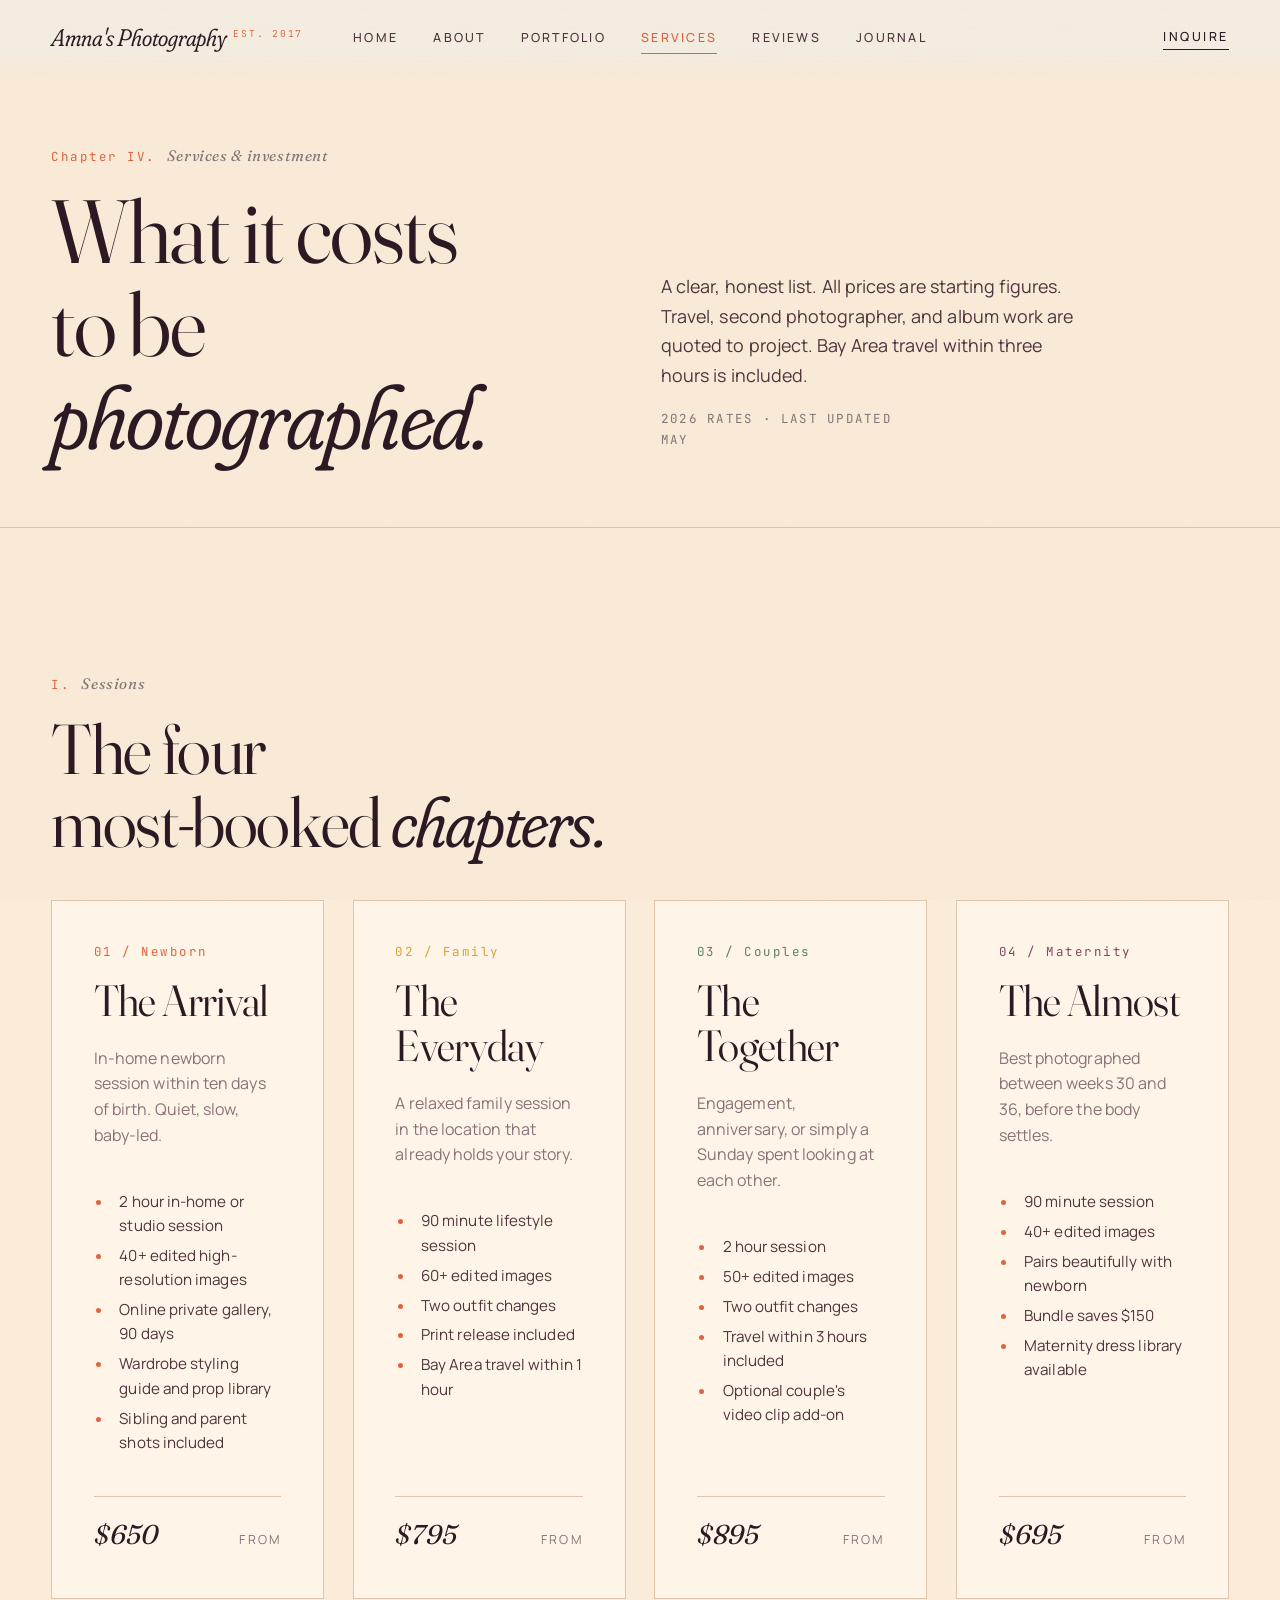
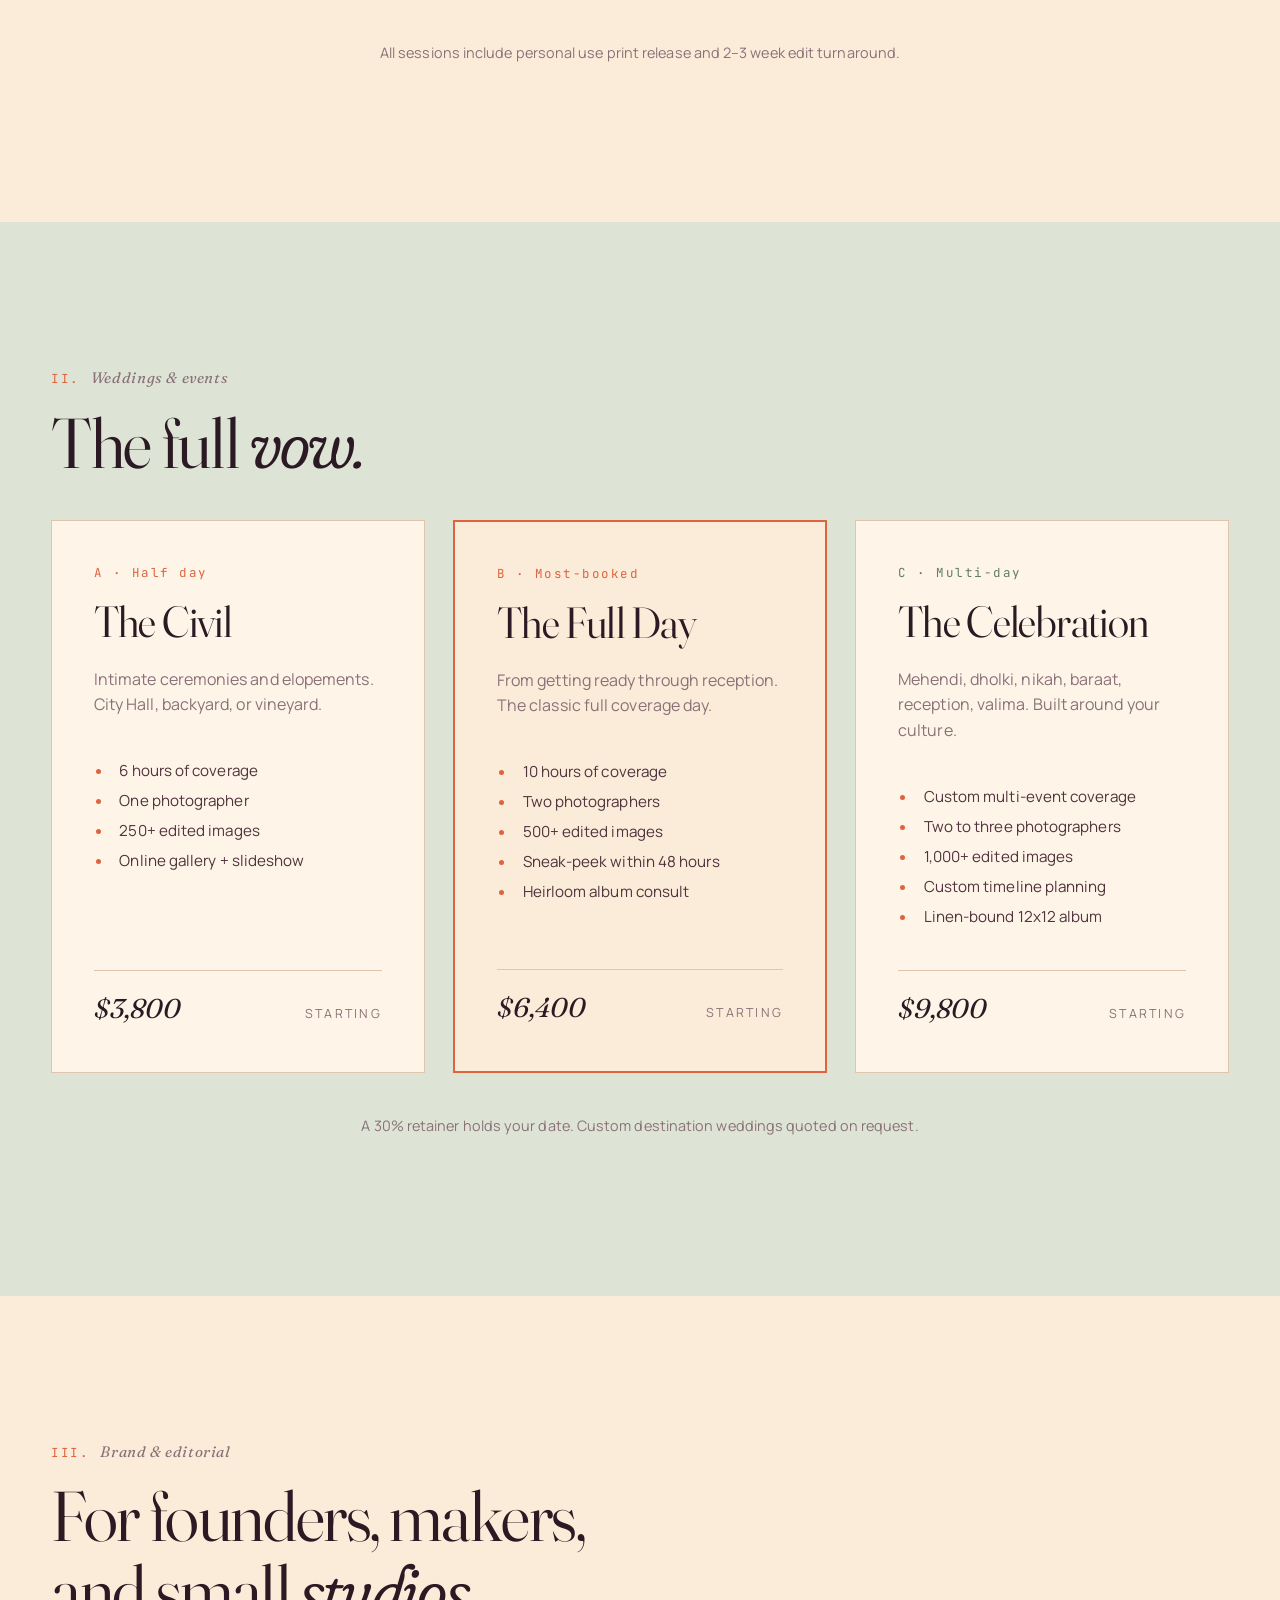
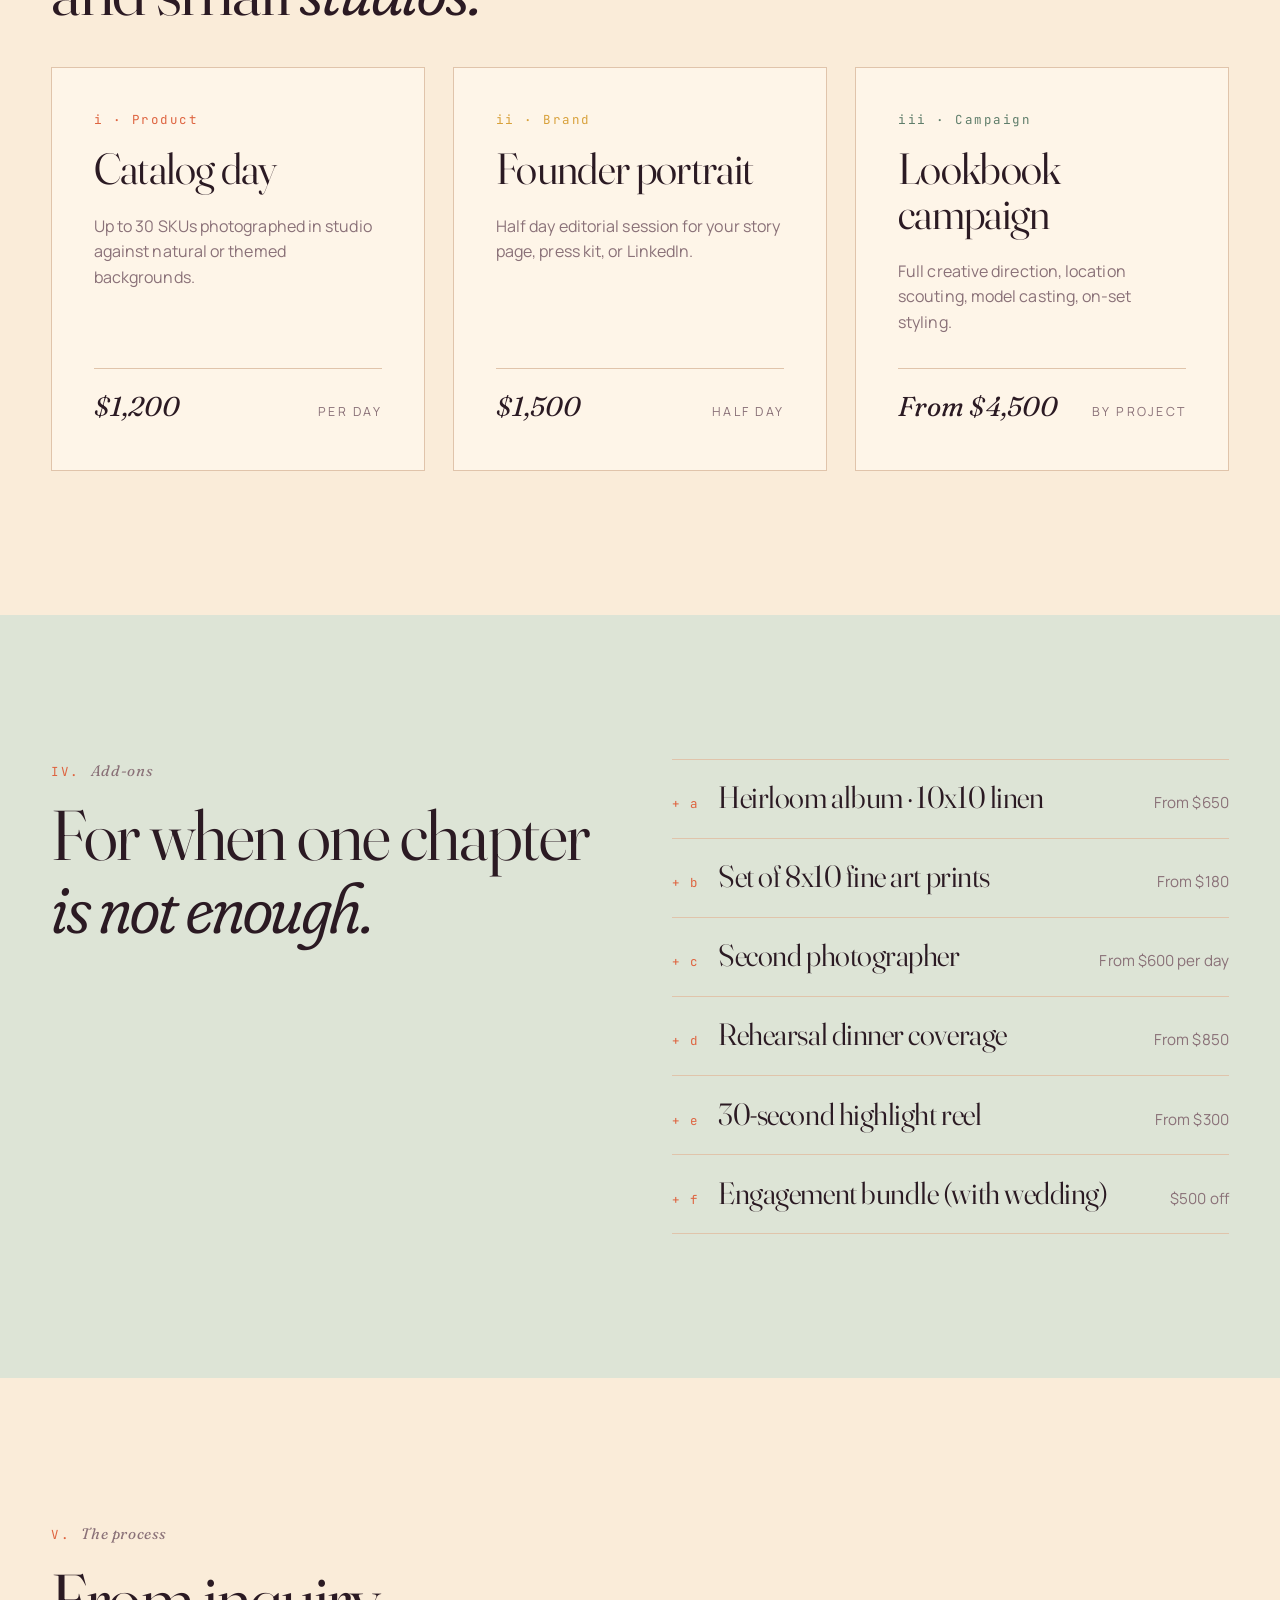
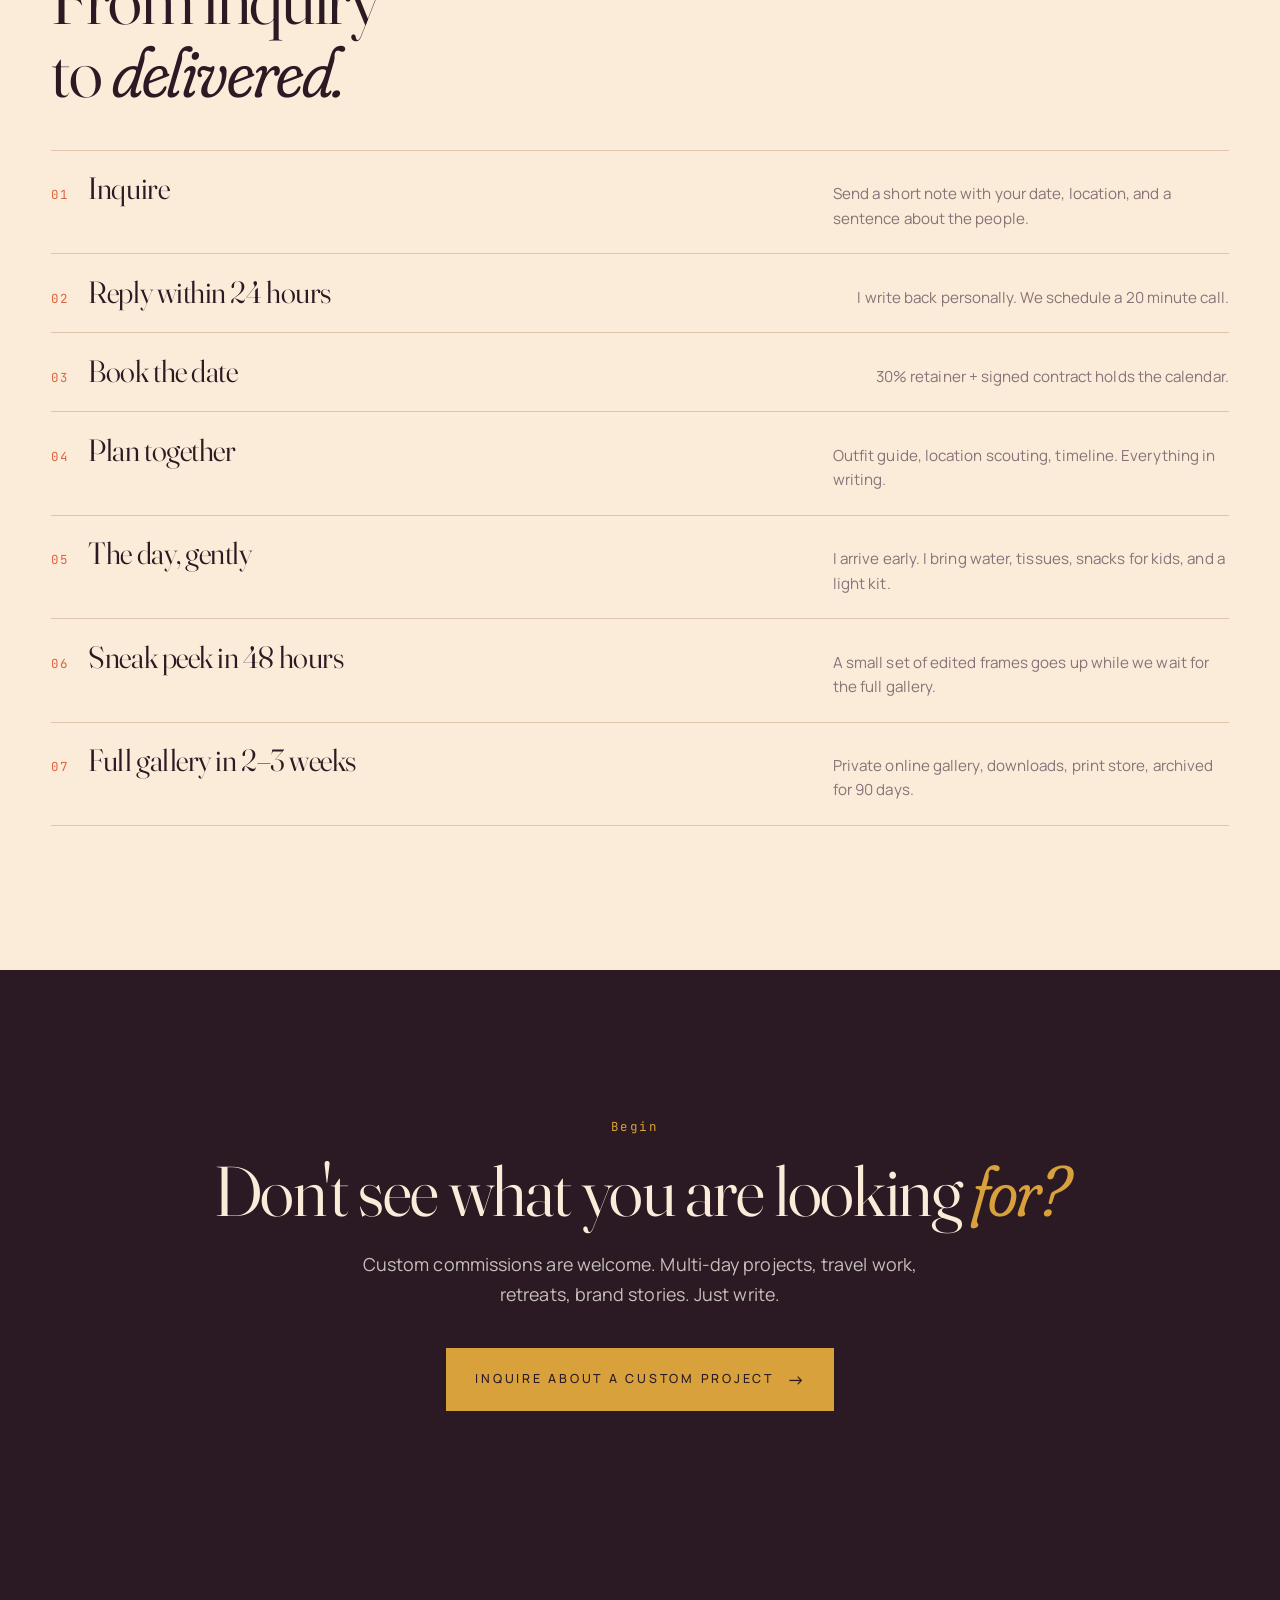
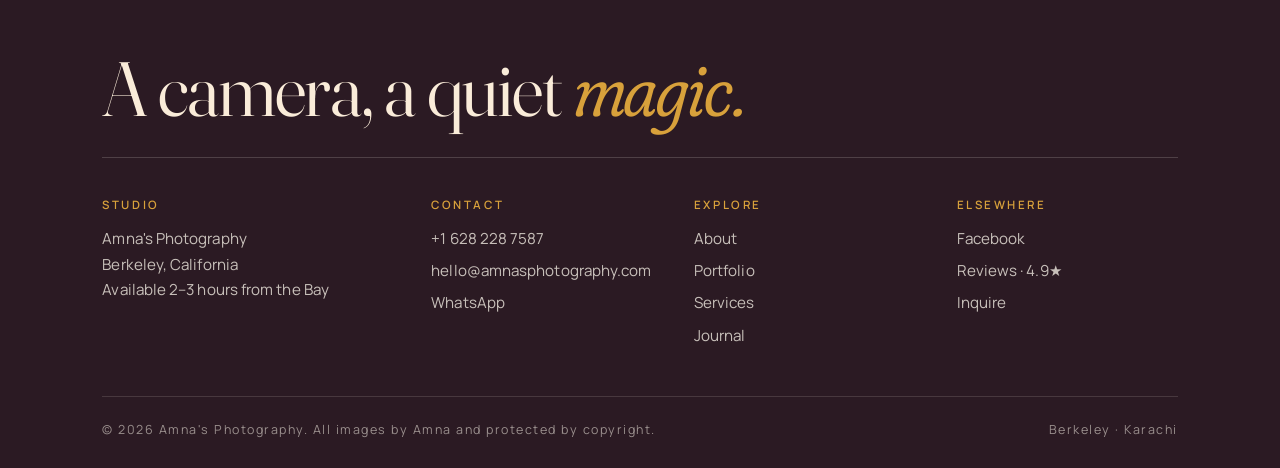
<file: services.html>
<!doctype html>
<html lang="en">
<head>
<meta charset="utf-8">
<meta name="viewport" content="width=device-width, initial-scale=1">
<title>Services &amp; Investment — Amna's Photography</title>
<meta name="description" content="Sessions and packages for newborn, family, couples, weddings, brand and editorial photography in the San Francisco Bay Area.">
<link rel="preconnect" href="https://fonts.googleapis.com">
<link rel="preconnect" href="https://fonts.gstatic.com" crossorigin>
<link href="https://fonts.googleapis.com/css2?family=Fraunces:ital,opsz,wght,SOFT,WONK@0,9..144,300..600,0..100,0..1;1,9..144,300..600,0..100,0..1&family=Manrope:wght@300;400;500;600;700&family=JetBrains+Mono:wght@400;500&display=swap" rel="stylesheet">
<link rel="stylesheet" href="assets/css/style.css">
</head>
<body>

<nav class="nav" aria-label="Primary">
  <a class="nav__brand" href="index.html">Amna's <em class="italic">Photography</em><sup>EST. 2017</sup></a>
  <div class="nav__center">
    <a href="index.html">Home</a>
    <a href="about.html">About</a>
    <a href="portfolio.html">Portfolio</a>
    <a href="services.html" class="active">Services</a>
    <a href="testimonials.html">Reviews</a>
    <a href="journal.html">Journal</a>
  </div>
  <a class="nav__cta" href="contact.html">Inquire</a>
  <button class="nav__toggle" aria-label="Open menu"><span></span><span></span></button>
</nav>
<div class="nav__drawer">
  <a href="index.html">Home</a><a href="about.html">About</a><a href="portfolio.html">Portfolio</a><a href="services.html">Services</a><a href="testimonials.html">Reviews</a><a href="journal.html">Journal</a><a href="contact.html">Inquire</a>
</div>

<header class="pagehead">
  <div class="reveal">
    <p class="chapter"><strong>Chapter IV.</strong>Services &amp; investment</p>
    <h1 style="margin-top: 0.8rem;">What it costs<br>to be <span class="italic">photographed.</span></h1>
  </div>
  <div class="pagehead__meta reveal" data-delay="1">
    <p class="lead">A clear, honest list. All prices are starting figures. Travel, second photographer, and album work are quoted to project. Bay Area travel within three hours is included.</p>
    <p style="margin-top: 1rem; font-family: var(--mono); font-size: 0.78rem; letter-spacing: 0.18em; text-transform: uppercase;">2026 rates · last updated may</p>
  </div>
</header>

<!-- ========= MAIN SESSIONS ========= -->
<section class="section">
  <div class="shell">
    <div class="reveal">
      <p class="chapter"><strong>I.</strong>Sessions</p>
      <h2 class="tight" style="margin: 0.6rem 0 var(--space-5);">The four<br>most-booked <span class="italic">chapters.</span></h2>
    </div>

    <div class="mosaic">
      <article class="card span-3 reveal">
        <span class="card__num">01 / Newborn</span>
        <h3>The Arrival</h3>
        <p class="muted">In-home newborn session within ten days of birth. Quiet, slow, baby-led.</p>
        <ul>
          <li>2 hour in-home or studio session</li>
          <li>40+ edited high-resolution images</li>
          <li>Online private gallery, 90 days</li>
          <li>Wardrobe styling guide and prop library</li>
          <li>Sibling and parent shots included</li>
        </ul>
        <div class="price"><span class="num">$650</span><small>From</small></div>
      </article>

      <article class="card span-3 reveal" data-delay="1">
        <span class="card__num">02 / Family</span>
        <h3>The Everyday</h3>
        <p class="muted">A relaxed family session in the location that already holds your story.</p>
        <ul>
          <li>90 minute lifestyle session</li>
          <li>60+ edited images</li>
          <li>Two outfit changes</li>
          <li>Print release included</li>
          <li>Bay Area travel within 1 hour</li>
        </ul>
        <div class="price"><span class="num">$795</span><small>From</small></div>
      </article>

      <article class="card span-3 reveal" data-delay="2">
        <span class="card__num">03 / Couples</span>
        <h3>The Together</h3>
        <p class="muted">Engagement, anniversary, or simply a Sunday spent looking at each other.</p>
        <ul>
          <li>2 hour session</li>
          <li>50+ edited images</li>
          <li>Two outfit changes</li>
          <li>Travel within 3 hours included</li>
          <li>Optional couple's video clip add-on</li>
        </ul>
        <div class="price"><span class="num">$895</span><small>From</small></div>
      </article>

      <article class="card span-3 reveal" data-delay="3">
        <span class="card__num">04 / Maternity</span>
        <h3>The Almost</h3>
        <p class="muted">Best photographed between weeks 30 and 36, before the body settles.</p>
        <ul>
          <li>90 minute session</li>
          <li>40+ edited images</li>
          <li>Pairs beautifully with newborn</li>
          <li>Bundle saves $150</li>
          <li>Maternity dress library available</li>
        </ul>
        <div class="price"><span class="num">$695</span><small>From</small></div>
      </article>
    </div>

    <p class="center muted" style="margin-top: var(--space-5); font-size: 0.9rem;">All sessions include personal use print release and 2&ndash;3 week edit turnaround.</p>
  </div>
</section>

<!-- ========= WEDDINGS ========= -->
<section class="section" style="background: var(--paper-sage);">
  <div class="shell">
    <div class="reveal">
      <p class="chapter"><strong>II.</strong>Weddings &amp; events</p>
      <h2 class="tight" style="margin: 0.6rem 0 var(--space-5);">The full <span class="italic">vow.</span></h2>
    </div>

    <div class="mosaic">
      <article class="card span-4 reveal">
        <span class="card__num">A · Half day</span>
        <h3>The Civil</h3>
        <p class="muted">Intimate ceremonies and elopements. City Hall, backyard, or vineyard.</p>
        <ul>
          <li>6 hours of coverage</li>
          <li>One photographer</li>
          <li>250+ edited images</li>
          <li>Online gallery + slideshow</li>
        </ul>
        <div class="price"><span class="num">$3,800</span><small>Starting</small></div>
      </article>

      <article class="card span-4 reveal" data-delay="1" style="border: 2px solid var(--clay); background: var(--paper);">
        <span class="card__num" style="color: var(--clay);">B · Most-booked</span>
        <h3>The Full Day</h3>
        <p class="muted">From getting ready through reception. The classic full coverage day.</p>
        <ul>
          <li>10 hours of coverage</li>
          <li>Two photographers</li>
          <li>500+ edited images</li>
          <li>Sneak-peek within 48 hours</li>
          <li>Heirloom album consult</li>
        </ul>
        <div class="price"><span class="num">$6,400</span><small>Starting</small></div>
      </article>

      <article class="card span-4 reveal" data-delay="2">
        <span class="card__num">C · Multi-day</span>
        <h3>The Celebration</h3>
        <p class="muted">Mehendi, dholki, nikah, baraat, reception, valima. Built around your culture.</p>
        <ul>
          <li>Custom multi-event coverage</li>
          <li>Two to three photographers</li>
          <li>1,000+ edited images</li>
          <li>Custom timeline planning</li>
          <li>Linen-bound 12x12 album</li>
        </ul>
        <div class="price"><span class="num">$9,800</span><small>Starting</small></div>
      </article>
    </div>

    <p class="center muted" style="margin-top: var(--space-5); font-size: 0.9rem;">A 30% retainer holds your date. Custom destination weddings quoted on request.</p>
  </div>
</section>

<!-- ========= BRAND / EDITORIAL ========= -->
<section class="section">
  <div class="shell">
    <div class="reveal">
      <p class="chapter"><strong>III.</strong>Brand &amp; editorial</p>
      <h2 class="tight" style="margin: 0.6rem 0 var(--space-5);">For founders, makers, <br>and small <span class="italic">studios.</span></h2>
    </div>

    <div class="mosaic">
      <article class="card span-4 reveal">
        <span class="card__num">i · Product</span>
        <h3>Catalog day</h3>
        <p class="muted">Up to 30 SKUs photographed in studio against natural or themed backgrounds.</p>
        <div class="price"><span class="num">$1,200</span><small>Per day</small></div>
      </article>
      <article class="card span-4 reveal" data-delay="1">
        <span class="card__num">ii · Brand</span>
        <h3>Founder portrait</h3>
        <p class="muted">Half day editorial session for your story page, press kit, or LinkedIn.</p>
        <div class="price"><span class="num">$1,500</span><small>Half day</small></div>
      </article>
      <article class="card span-4 reveal" data-delay="2">
        <span class="card__num">iii · Campaign</span>
        <h3>Lookbook campaign</h3>
        <p class="muted">Full creative direction, location scouting, model casting, on-set styling.</p>
        <div class="price"><span class="num">From $4,500</span><small>By project</small></div>
      </article>
    </div>
  </div>
</section>

<!-- ========= ADD-ONS ========= -->
<section class="section" style="background: var(--paper-sage);">
  <div class="shell">
    <div class="spread">
      <div class="reveal">
        <p class="chapter"><strong>IV.</strong>Add-ons</p>
        <h2 class="tight" style="margin-top: 0.6rem;">For when one chapter <span class="italic">is not enough.</span></h2>
      </div>
      <div class="reveal" data-delay="1">
        <div class="feature-row" style="border-top: 1px solid var(--rule);"><span class="num">+ a</span><h4>Heirloom album · 10x10 linen</h4><p>From $650</p></div>
        <div class="feature-row"><span class="num">+ b</span><h4>Set of 8x10 fine art prints</h4><p>From $180</p></div>
        <div class="feature-row"><span class="num">+ c</span><h4>Second photographer</h4><p>From $600 per day</p></div>
        <div class="feature-row"><span class="num">+ d</span><h4>Rehearsal dinner coverage</h4><p>From $850</p></div>
        <div class="feature-row"><span class="num">+ e</span><h4>30-second highlight reel</h4><p>From $300</p></div>
        <div class="feature-row"><span class="num">+ f</span><h4>Engagement bundle (with wedding)</h4><p>$500 off</p></div>
      </div>
    </div>
  </div>
</section>

<!-- ========= PROCESS ========= -->
<section class="section">
  <div class="shell">
    <div class="reveal">
      <p class="chapter"><strong>V.</strong>The process</p>
      <h2 class="tight" style="margin: 0.6rem 0 var(--space-5);">From inquiry<br>to <span class="italic">delivered.</span></h2>
    </div>

    <div>
      <div class="feature-row reveal"><span class="num">01</span><h4>Inquire</h4><p>Send a short note with your date, location, and a sentence about the people.</p></div>
      <div class="feature-row reveal" data-delay="1"><span class="num">02</span><h4>Reply within 24 hours</h4><p>I write back personally. We schedule a 20 minute call.</p></div>
      <div class="feature-row reveal" data-delay="2"><span class="num">03</span><h4>Book the date</h4><p>30% retainer + signed contract holds the calendar.</p></div>
      <div class="feature-row reveal" data-delay="3"><span class="num">04</span><h4>Plan together</h4><p>Outfit guide, location scouting, timeline. Everything in writing.</p></div>
      <div class="feature-row reveal" data-delay="4"><span class="num">05</span><h4>The day, gently</h4><p>I arrive early. I bring water, tissues, snacks for kids, and a light kit.</p></div>
      <div class="feature-row reveal" data-delay="5"><span class="num">06</span><h4>Sneak peek in 48 hours</h4><p>A small set of edited frames goes up while we wait for the full gallery.</p></div>
      <div class="feature-row reveal"><span class="num">07</span><h4>Full gallery in 2&ndash;3 weeks</h4><p>Private online gallery, downloads, print store, archived for 90 days.</p></div>
    </div>
  </div>
</section>

<!-- ========= CTA ========= -->
<section class="section" style="background: var(--ink); color: var(--paper); text-align: center;">
  <div class="shell">
    <p class="chapter" style="color: rgba(244,238,228,0.7);"><strong style="color: var(--gold);">Begin</strong></p>
    <h2 class="tight" style="color: var(--paper); margin: 1rem auto; max-width: 22ch;">Don't see what you are looking <span class="italic" style="color: var(--gold);">for?</span></h2>
    <p class="lead" style="color: rgba(244,238,228,0.78); max-width: 56ch; margin: 1.4rem auto 2.4rem;">Custom commissions are welcome. Multi-day projects, travel work, retreats, brand stories. Just write.</p>
    <a class="btn" style="background: var(--gold); border-color: var(--gold); color: var(--ink);" href="contact.html">Inquire about a custom project</a>
  </div>
</section>

<footer class="footer">
  <div class="shell">
    <h3>A camera, a quiet <span class="italic">magic.</span></h3>
    <div class="footer__grid">
      <div class="footer__col"><h5>Studio</h5><p>Amna's Photography<br>Berkeley, California<br>Available 2&ndash;3 hours from the Bay</p></div>
      <div class="footer__col"><h5>Contact</h5><a href="tel:+16282287587">+1 628 228 7587</a><a href="mailto:hello@amnasphotography.com">hello@amnasphotography.com</a><a href="https://wa.me/16282287587">WhatsApp</a></div>
      <div class="footer__col"><h5>Explore</h5><a href="about.html">About</a><a href="portfolio.html">Portfolio</a><a href="services.html">Services</a><a href="journal.html">Journal</a></div>
      <div class="footer__col"><h5>Elsewhere</h5><a href="https://www.facebook.com/profile.php?id=100063648582807">Facebook</a><a href="testimonials.html">Reviews · 4.9★</a><a href="contact.html">Inquire</a></div>
    </div>
    <div class="footer__bottom"><span>© 2026 Amna's Photography. All images by Amna and protected by copyright.</span><span>Berkeley · Karachi</span></div>
  </div>
</footer>

<script src="assets/js/main.js"></script>
</body>
</html>
</file>
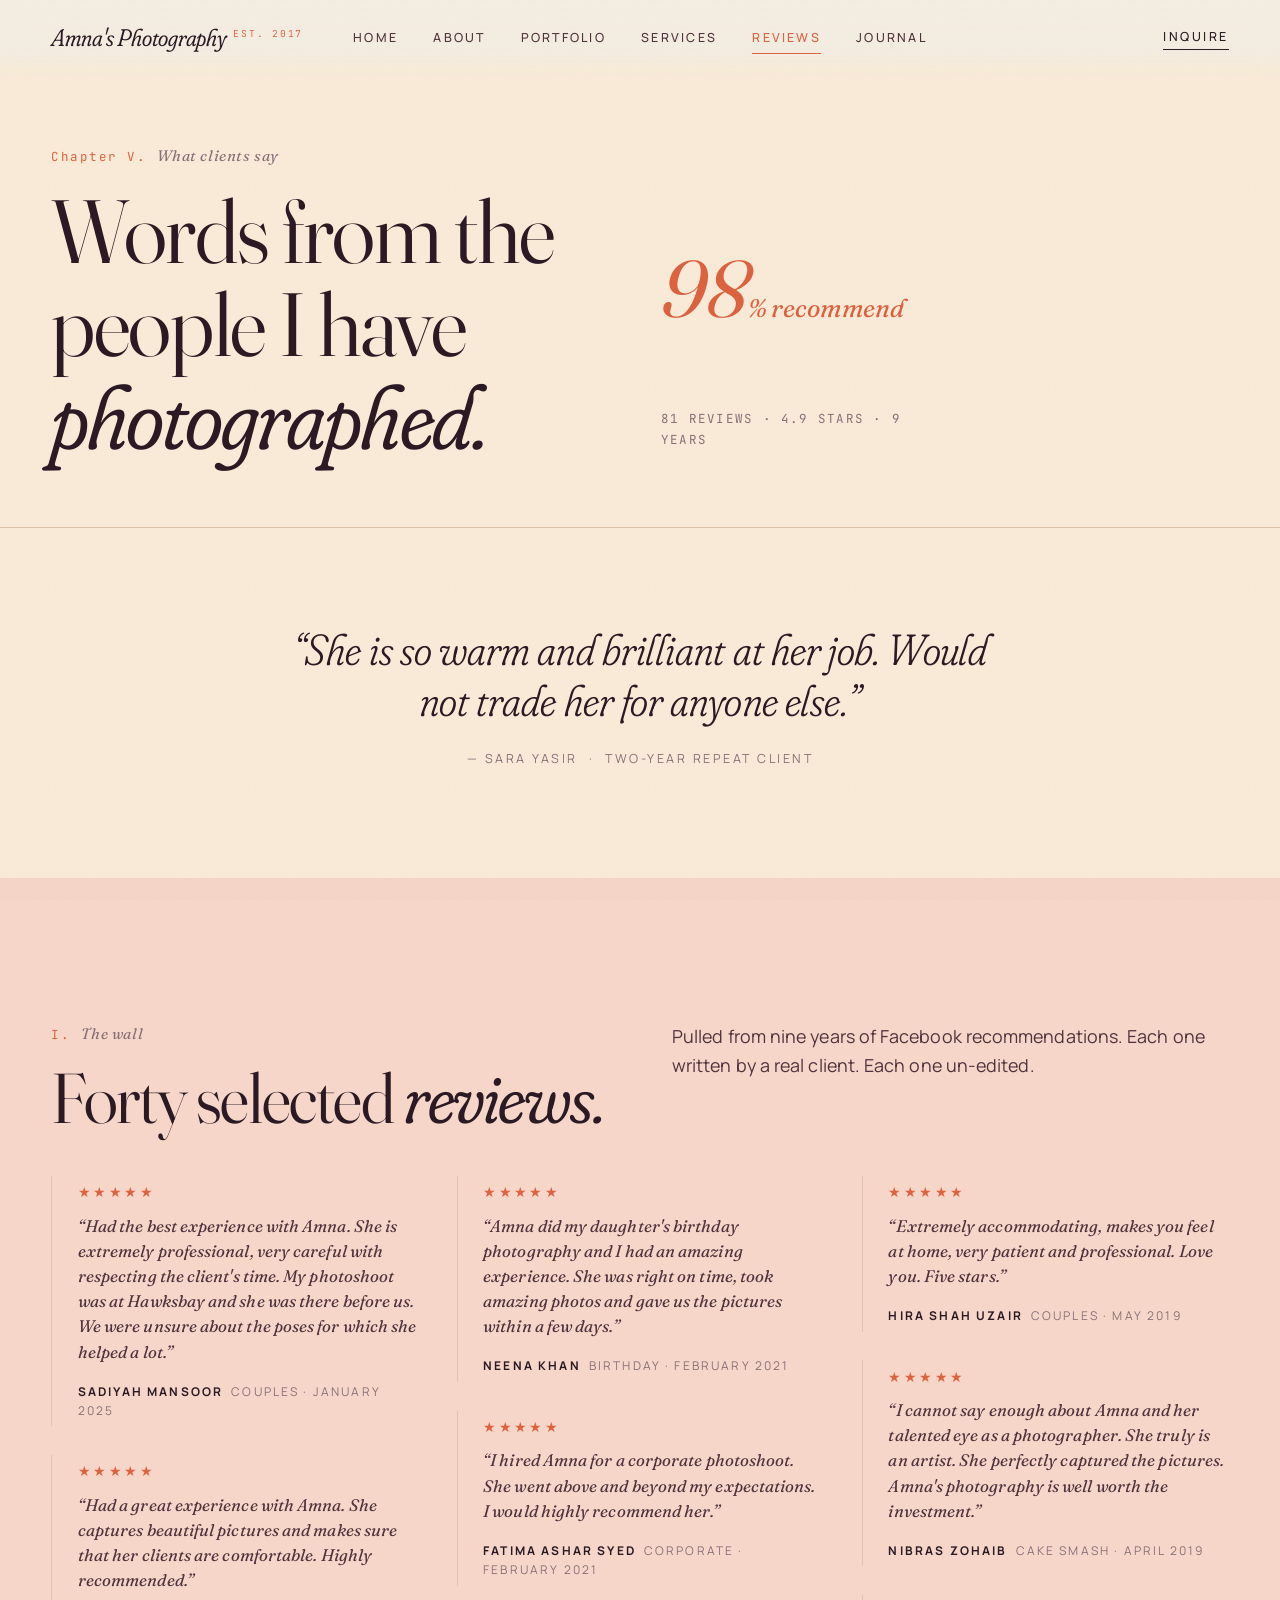
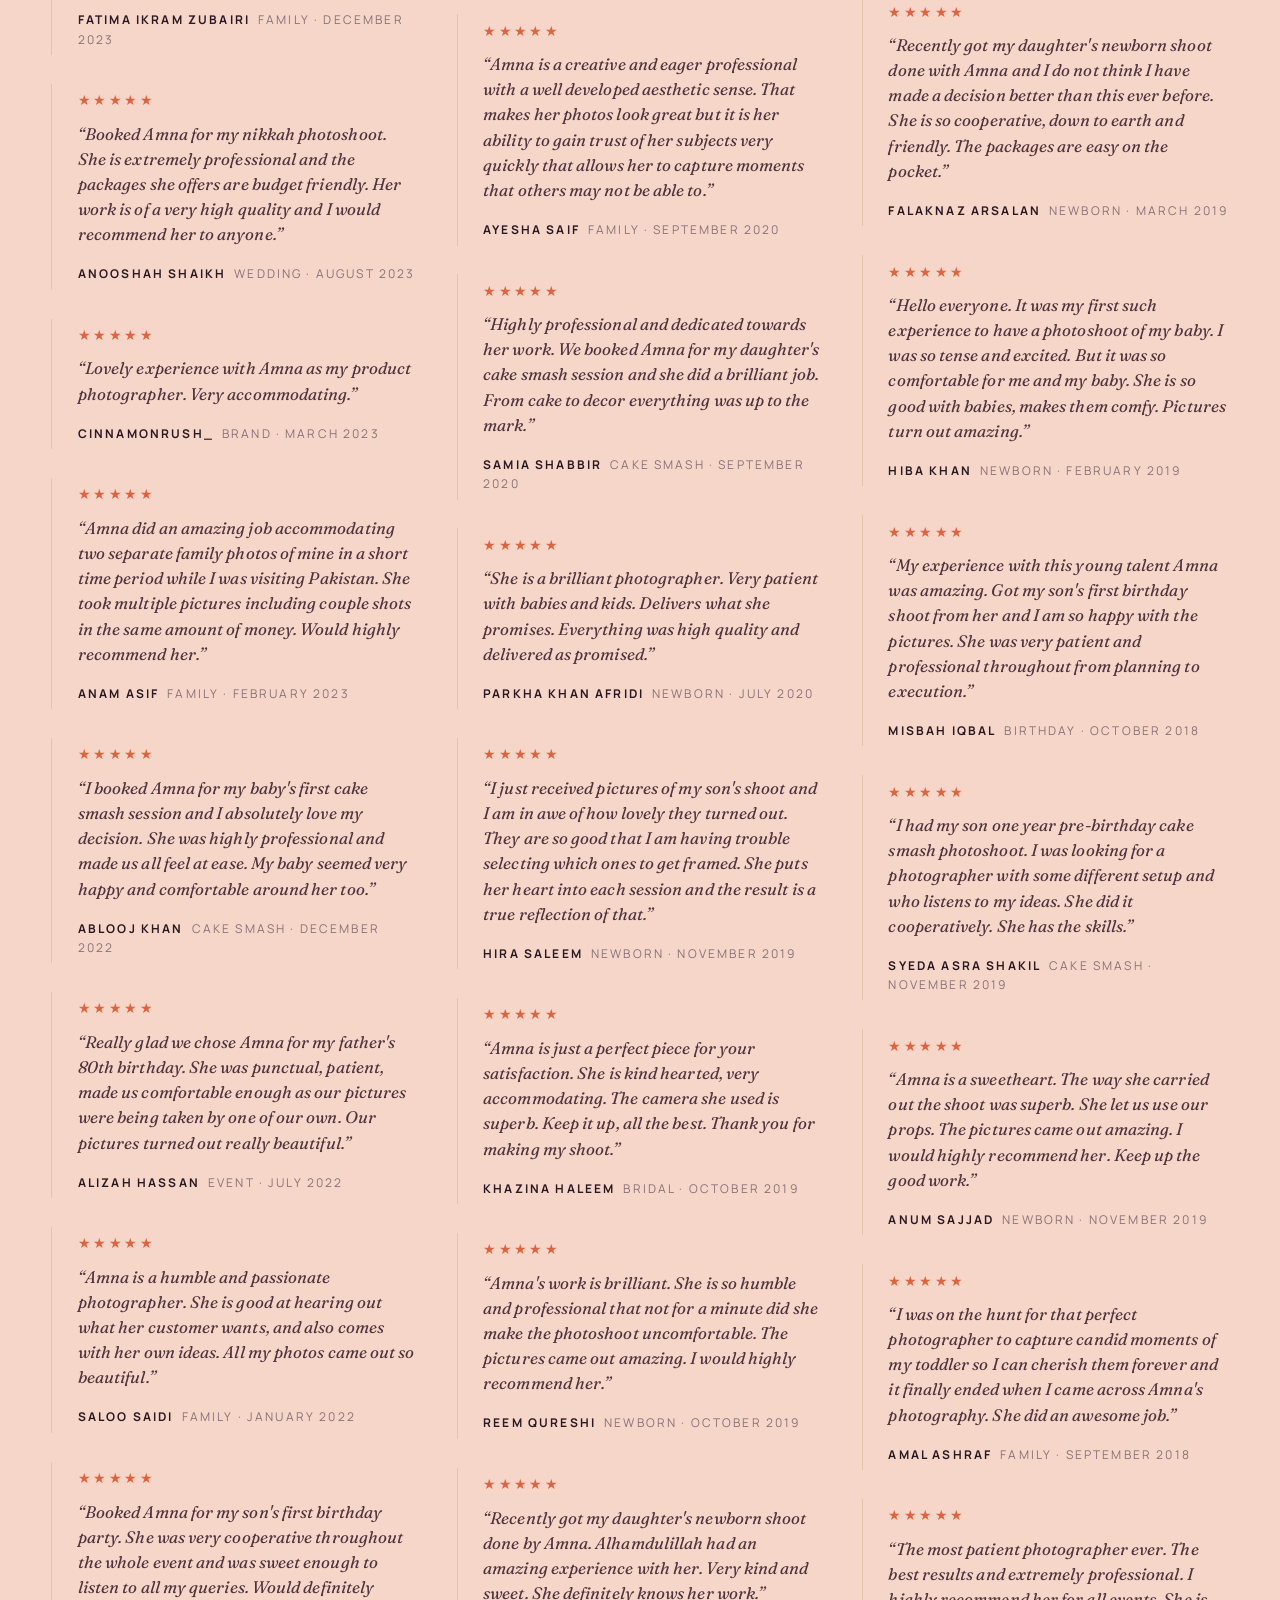
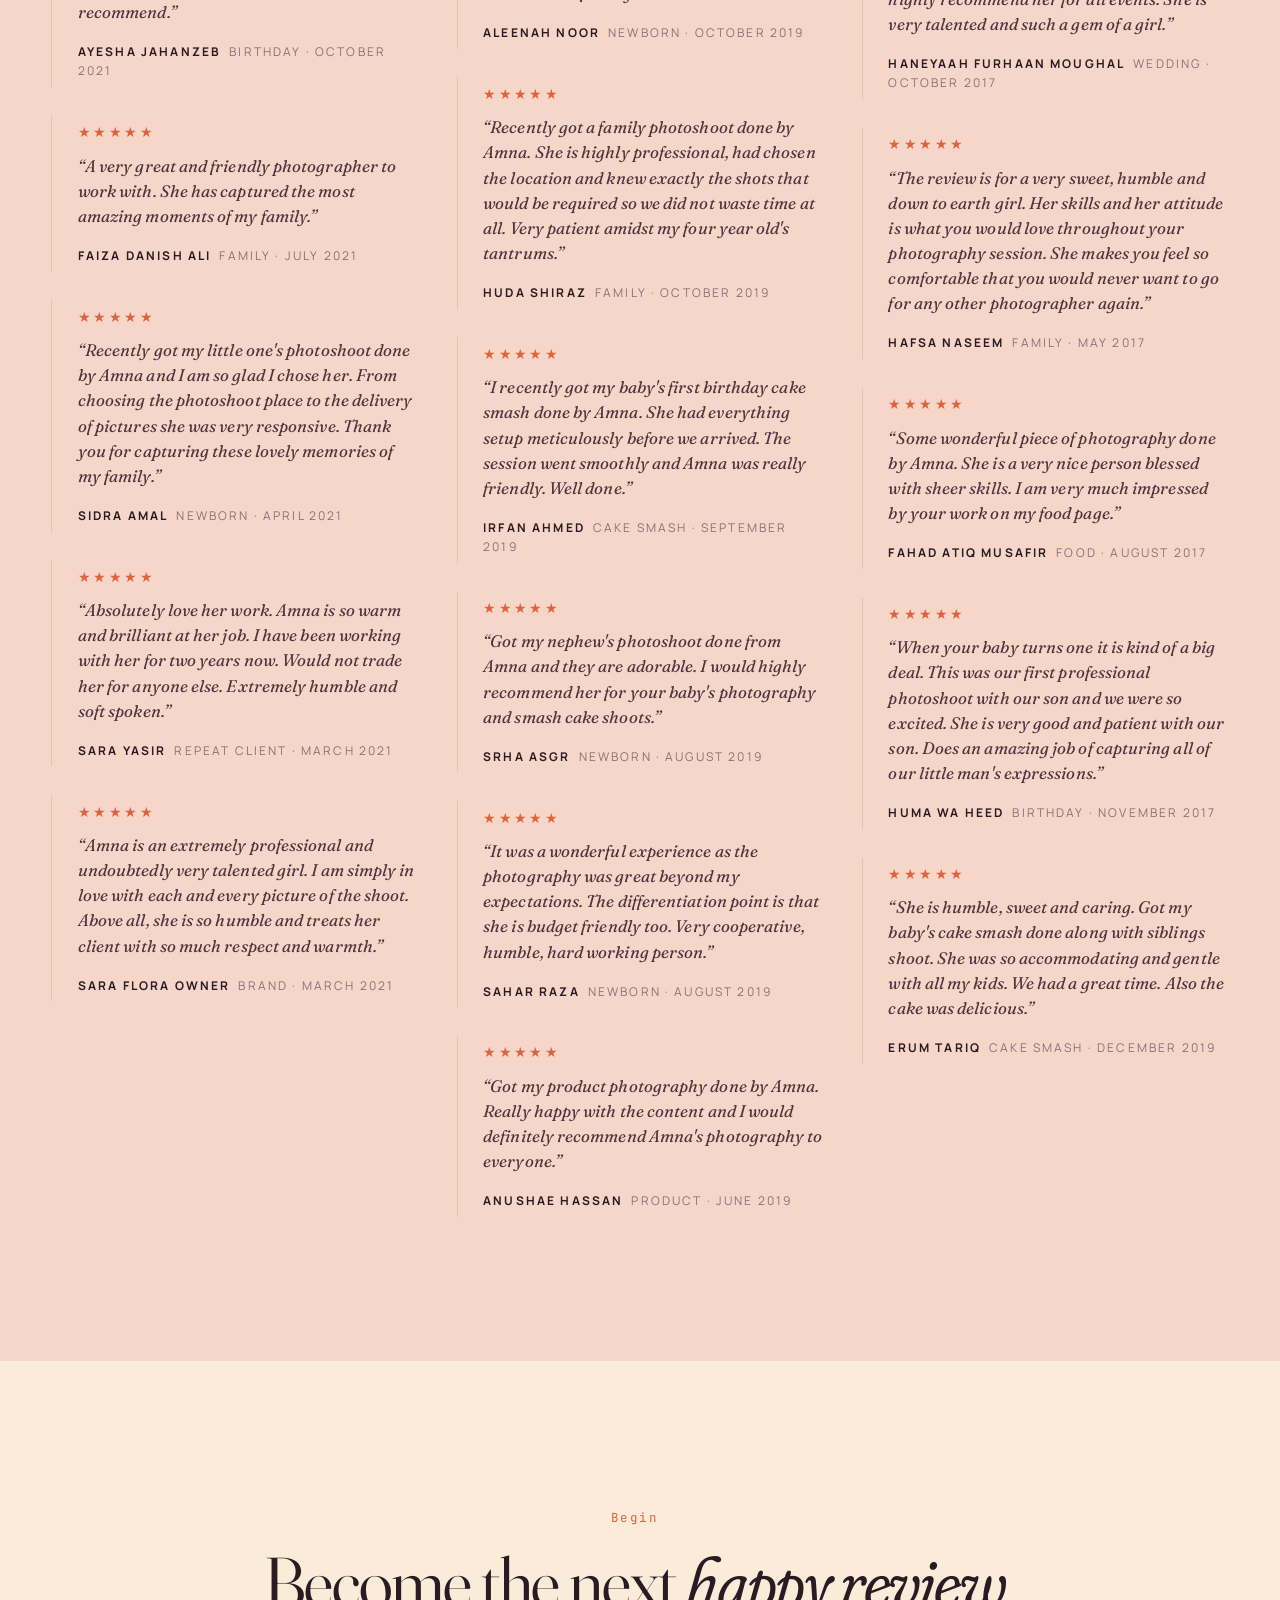
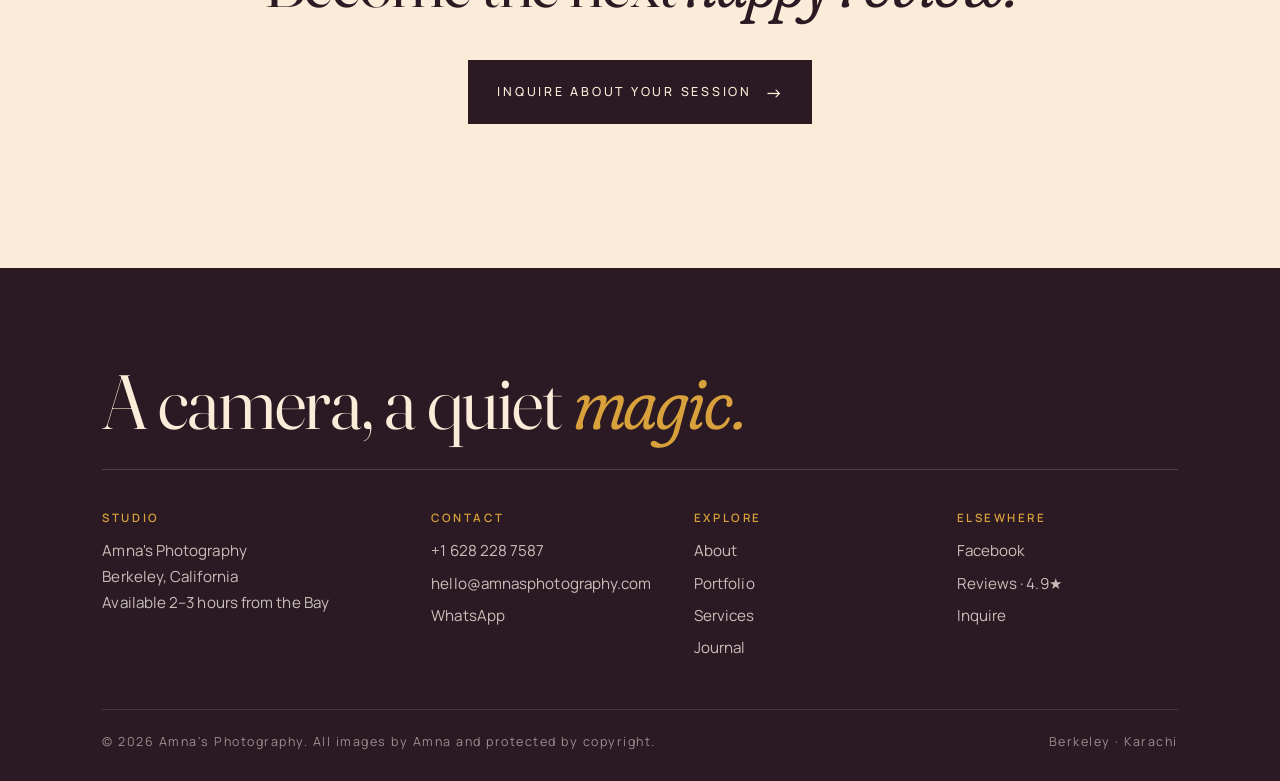
<file: testimonials.html>
<!doctype html>
<html lang="en">
<head>
<meta charset="utf-8">
<meta name="viewport" content="width=device-width, initial-scale=1">
<title>Reviews — Amna's Photography</title>
<meta name="description" content="Real client reviews collected over nine years of work. 98% recommend, 81 reviews and counting.">
<link rel="preconnect" href="https://fonts.googleapis.com">
<link rel="preconnect" href="https://fonts.gstatic.com" crossorigin>
<link href="https://fonts.googleapis.com/css2?family=Fraunces:ital,opsz,wght,SOFT,WONK@0,9..144,300..600,0..100,0..1;1,9..144,300..600,0..100,0..1&family=Manrope:wght@300;400;500;600;700&family=JetBrains+Mono:wght@400;500&display=swap" rel="stylesheet">
<link rel="stylesheet" href="assets/css/style.css">
<style>
  .reviews-cols { columns: 3 280px; column-gap: 2.4rem; }
  @media (max-width: 880px) { .reviews-cols { columns: 1 280px; } }
</style>
</head>
<body>

<nav class="nav" aria-label="Primary">
  <a class="nav__brand" href="index.html">Amna's <em class="italic">Photography</em><sup>EST. 2017</sup></a>
  <div class="nav__center">
    <a href="index.html">Home</a>
    <a href="about.html">About</a>
    <a href="portfolio.html">Portfolio</a>
    <a href="services.html">Services</a>
    <a href="testimonials.html" class="active">Reviews</a>
    <a href="journal.html">Journal</a>
  </div>
  <a class="nav__cta" href="contact.html">Inquire</a>
  <button class="nav__toggle" aria-label="Open menu"><span></span><span></span></button>
</nav>
<div class="nav__drawer">
  <a href="index.html">Home</a><a href="about.html">About</a><a href="portfolio.html">Portfolio</a><a href="services.html">Services</a><a href="testimonials.html">Reviews</a><a href="journal.html">Journal</a><a href="contact.html">Inquire</a>
</div>

<header class="pagehead">
  <div class="reveal">
    <p class="chapter"><strong>Chapter V.</strong>What clients say</p>
    <h1 style="margin-top: 0.8rem;">Words from the people I have <span class="italic">photographed.</span></h1>
  </div>
  <div class="pagehead__meta reveal" data-delay="1">
    <p style="font-family: var(--serif); font-style: italic; font-size: 5rem; line-height: 1; color: var(--clay);">98<span style="font-size: 1.6rem;">% recommend</span></p>
    <p style="margin-top: 0.6rem; font-family: var(--mono); font-size: 0.78rem; letter-spacing: 0.18em; text-transform: uppercase;">81 reviews · 4.9 stars · 9 years</p>
  </div>
</header>

<!-- Featured pull -->
<section class="section--tight">
  <div class="shell">
    <p class="pull-quote reveal" style="text-align: center; max-width: 28ch; margin: 0 auto;">
      “She is so warm and brilliant at her job. Would not trade her for <span class="italic">anyone else.</span>”
    </p>
    <p class="reveal" data-delay="1" style="text-align: center; margin-top: 1.4rem; font-size: 0.78rem; letter-spacing: 0.2em; text-transform: uppercase; color: var(--ink-mute);">— Sara Yasir &nbsp;·&nbsp; Two-year repeat client</p>
  </div>
</section>

<!-- Reviews wall -->
<section class="section" style="background: var(--paper-blush);">
  <div class="shell">
    <div class="spread reveal">
      <div>
        <p class="chapter"><strong>I.</strong>The wall</p>
        <h2 class="tight" style="margin-top: 0.6rem;">Forty selected <span class="italic">reviews.</span></h2>
      </div>
      <p class="lead">Pulled from nine years of Facebook recommendations. Each one written by a real client. Each one un-edited.</p>
    </div>

    <div class="reviews-cols reveal" style="margin-top: var(--space-5);">

      <div class="review-card"><div class="stars">★★★★★</div>
        <p>“Had the best experience with Amna. She is extremely professional, very careful with respecting the client's time. My photoshoot was at Hawksbay and she was there before us. We were unsure about the poses for which she helped a lot.”</p>
        <cite><strong>Sadiyah Mansoor</strong>Couples · January 2025</cite>
      </div>

      <div class="review-card"><div class="stars">★★★★★</div>
        <p>“Had a great experience with Amna. She captures beautiful pictures and makes sure that her clients are comfortable. Highly recommended.”</p>
        <cite><strong>Fatima Ikram Zubairi</strong>Family · December 2023</cite>
      </div>

      <div class="review-card"><div class="stars">★★★★★</div>
        <p>“Booked Amna for my nikkah photoshoot. She is extremely professional and the packages she offers are budget friendly. Her work is of a very high quality and I would recommend her to anyone.”</p>
        <cite><strong>Anooshah Shaikh</strong>Wedding · August 2023</cite>
      </div>

      <div class="review-card"><div class="stars">★★★★★</div>
        <p>“Lovely experience with Amna as my product photographer. Very accommodating.”</p>
        <cite><strong>cinnamonrush_</strong>Brand · March 2023</cite>
      </div>

      <div class="review-card"><div class="stars">★★★★★</div>
        <p>“Amna did an amazing job accommodating two separate family photos of mine in a short time period while I was visiting Pakistan. She took multiple pictures including couple shots in the same amount of money. Would highly recommend her.”</p>
        <cite><strong>Anam Asif</strong>Family · February 2023</cite>
      </div>

      <div class="review-card"><div class="stars">★★★★★</div>
        <p>“I booked Amna for my baby's first cake smash session and I absolutely love my decision. She was highly professional and made us all feel at ease. My baby seemed very happy and comfortable around her too.”</p>
        <cite><strong>Ablooj Khan</strong>Cake smash · December 2022</cite>
      </div>

      <div class="review-card"><div class="stars">★★★★★</div>
        <p>“Really glad we chose Amna for my father's 80th birthday. She was punctual, patient, made us comfortable enough as our pictures were being taken by one of our own. Our pictures turned out really beautiful.”</p>
        <cite><strong>Alizah Hassan</strong>Event · July 2022</cite>
      </div>

      <div class="review-card"><div class="stars">★★★★★</div>
        <p>“Amna is a humble and passionate photographer. She is good at hearing out what her customer wants, and also comes with her own ideas. All my photos came out so beautiful.”</p>
        <cite><strong>Saloo Saidi</strong>Family · January 2022</cite>
      </div>

      <div class="review-card"><div class="stars">★★★★★</div>
        <p>“Booked Amna for my son's first birthday party. She was very cooperative throughout the whole event and was sweet enough to listen to all my queries. Would definitely recommend.”</p>
        <cite><strong>Ayesha Jahanzeb</strong>Birthday · October 2021</cite>
      </div>

      <div class="review-card"><div class="stars">★★★★★</div>
        <p>“A very great and friendly photographer to work with. She has captured the most amazing moments of my family.”</p>
        <cite><strong>Faiza Danish Ali</strong>Family · July 2021</cite>
      </div>

      <div class="review-card"><div class="stars">★★★★★</div>
        <p>“Recently got my little one's photoshoot done by Amna and I am so glad I chose her. From choosing the photoshoot place to the delivery of pictures she was very responsive. Thank you for capturing these lovely memories of my family.”</p>
        <cite><strong>Sidra Amal</strong>Newborn · April 2021</cite>
      </div>

      <div class="review-card"><div class="stars">★★★★★</div>
        <p>“Absolutely love her work. Amna is so warm and brilliant at her job. I have been working with her for two years now. Would not trade her for anyone else. Extremely humble and soft spoken.”</p>
        <cite><strong>Sara Yasir</strong>Repeat client · March 2021</cite>
      </div>

      <div class="review-card"><div class="stars">★★★★★</div>
        <p>“Amna is an extremely professional and undoubtedly very talented girl. I am simply in love with each and every picture of the shoot. Above all, she is so humble and treats her client with so much respect and warmth.”</p>
        <cite><strong>Sara Flora Owner</strong>Brand · March 2021</cite>
      </div>

      <div class="review-card"><div class="stars">★★★★★</div>
        <p>“Amna did my daughter's birthday photography and I had an amazing experience. She was right on time, took amazing photos and gave us the pictures within a few days.”</p>
        <cite><strong>Neena Khan</strong>Birthday · February 2021</cite>
      </div>

      <div class="review-card"><div class="stars">★★★★★</div>
        <p>“I hired Amna for a corporate photoshoot. She went above and beyond my expectations. I would highly recommend her.”</p>
        <cite><strong>Fatima Ashar Syed</strong>Corporate · February 2021</cite>
      </div>

      <div class="review-card"><div class="stars">★★★★★</div>
        <p>“Amna is a creative and eager professional with a well developed aesthetic sense. That makes her photos look great but it is her ability to gain trust of her subjects very quickly that allows her to capture moments that others may not be able to.”</p>
        <cite><strong>Ayesha Saif</strong>Family · September 2020</cite>
      </div>

      <div class="review-card"><div class="stars">★★★★★</div>
        <p>“Highly professional and dedicated towards her work. We booked Amna for my daughter's cake smash session and she did a brilliant job. From cake to decor everything was up to the mark.”</p>
        <cite><strong>Samia Shabbir</strong>Cake smash · September 2020</cite>
      </div>

      <div class="review-card"><div class="stars">★★★★★</div>
        <p>“She is a brilliant photographer. Very patient with babies and kids. Delivers what she promises. Everything was high quality and delivered as promised.”</p>
        <cite><strong>Parkha Khan Afridi</strong>Newborn · July 2020</cite>
      </div>

      <div class="review-card"><div class="stars">★★★★★</div>
        <p>“I just received pictures of my son's shoot and I am in awe of how lovely they turned out. They are so good that I am having trouble selecting which ones to get framed. She puts her heart into each session and the result is a true reflection of that.”</p>
        <cite><strong>Hira Saleem</strong>Newborn · November 2019</cite>
      </div>

      <div class="review-card"><div class="stars">★★★★★</div>
        <p>“Amna is just a perfect piece for your satisfaction. She is kind hearted, very accommodating. The camera she used is superb. Keep it up, all the best. Thank you for making my shoot.”</p>
        <cite><strong>Khazina Haleem</strong>Bridal · October 2019</cite>
      </div>

      <div class="review-card"><div class="stars">★★★★★</div>
        <p>“Amna's work is brilliant. She is so humble and professional that not for a minute did she make the photoshoot uncomfortable. The pictures came out amazing. I would highly recommend her.”</p>
        <cite><strong>Reem Qureshi</strong>Newborn · October 2019</cite>
      </div>

      <div class="review-card"><div class="stars">★★★★★</div>
        <p>“Recently got my daughter's newborn shoot done by Amna. Alhamdulillah had an amazing experience with her. Very kind and sweet. She definitely knows her work.”</p>
        <cite><strong>Aleenah Noor</strong>Newborn · October 2019</cite>
      </div>

      <div class="review-card"><div class="stars">★★★★★</div>
        <p>“Recently got a family photoshoot done by Amna. She is highly professional, had chosen the location and knew exactly the shots that would be required so we did not waste time at all. Very patient amidst my four year old's tantrums.”</p>
        <cite><strong>Huda Shiraz</strong>Family · October 2019</cite>
      </div>

      <div class="review-card"><div class="stars">★★★★★</div>
        <p>“I recently got my baby's first birthday cake smash done by Amna. She had everything setup meticulously before we arrived. The session went smoothly and Amna was really friendly. Well done.”</p>
        <cite><strong>Irfan Ahmed</strong>Cake smash · September 2019</cite>
      </div>

      <div class="review-card"><div class="stars">★★★★★</div>
        <p>“Got my nephew's photoshoot done from Amna and they are adorable. I would highly recommend her for your baby's photography and smash cake shoots.”</p>
        <cite><strong>Srha Asgr</strong>Newborn · August 2019</cite>
      </div>

      <div class="review-card"><div class="stars">★★★★★</div>
        <p>“It was a wonderful experience as the photography was great beyond my expectations. The differentiation point is that she is budget friendly too. Very cooperative, humble, hard working person.”</p>
        <cite><strong>Sahar Raza</strong>Newborn · August 2019</cite>
      </div>

      <div class="review-card"><div class="stars">★★★★★</div>
        <p>“Got my product photography done by Amna. Really happy with the content and I would definitely recommend Amna's photography to everyone.”</p>
        <cite><strong>Anushae Hassan</strong>Product · June 2019</cite>
      </div>

      <div class="review-card"><div class="stars">★★★★★</div>
        <p>“Extremely accommodating, makes you feel at home, very patient and professional. Love you. Five stars.”</p>
        <cite><strong>Hira Shah Uzair</strong>Couples · May 2019</cite>
      </div>

      <div class="review-card"><div class="stars">★★★★★</div>
        <p>“I cannot say enough about Amna and her talented eye as a photographer. She truly is an artist. She perfectly captured the pictures. Amna's photography is well worth the investment.”</p>
        <cite><strong>Nibras Zohaib</strong>Cake smash · April 2019</cite>
      </div>

      <div class="review-card"><div class="stars">★★★★★</div>
        <p>“Recently got my daughter's newborn shoot done with Amna and I do not think I have made a decision better than this ever before. She is so cooperative, down to earth and friendly. The packages are easy on the pocket.”</p>
        <cite><strong>Falaknaz Arsalan</strong>Newborn · March 2019</cite>
      </div>

      <div class="review-card"><div class="stars">★★★★★</div>
        <p>“Hello everyone. It was my first such experience to have a photoshoot of my baby. I was so tense and excited. But it was so comfortable for me and my baby. She is so good with babies, makes them comfy. Pictures turn out amazing.”</p>
        <cite><strong>Hiba Khan</strong>Newborn · February 2019</cite>
      </div>

      <div class="review-card"><div class="stars">★★★★★</div>
        <p>“My experience with this young talent Amna was amazing. Got my son's first birthday shoot from her and I am so happy with the pictures. She was very patient and professional throughout from planning to execution.”</p>
        <cite><strong>Misbah Iqbal</strong>Birthday · October 2018</cite>
      </div>

      <div class="review-card"><div class="stars">★★★★★</div>
        <p>“I had my son one year pre-birthday cake smash photoshoot. I was looking for a photographer with some different setup and who listens to my ideas. She did it cooperatively. She has the skills.”</p>
        <cite><strong>Syeda Asra Shakil</strong>Cake smash · November 2019</cite>
      </div>

      <div class="review-card"><div class="stars">★★★★★</div>
        <p>“Amna is a sweetheart. The way she carried out the shoot was superb. She let us use our props. The pictures came out amazing. I would highly recommend her. Keep up the good work.”</p>
        <cite><strong>Anum Sajjad</strong>Newborn · November 2019</cite>
      </div>

      <div class="review-card"><div class="stars">★★★★★</div>
        <p>“I was on the hunt for that perfect photographer to capture candid moments of my toddler so I can cherish them forever and it finally ended when I came across Amna's photography. She did an awesome job.”</p>
        <cite><strong>Amal Ashraf</strong>Family · September 2018</cite>
      </div>

      <div class="review-card"><div class="stars">★★★★★</div>
        <p>“The most patient photographer ever. The best results and extremely professional. I highly recommend her for all events. She is very talented and such a gem of a girl.”</p>
        <cite><strong>Haneyaah Furhaan Moughal</strong>Wedding · October 2017</cite>
      </div>

      <div class="review-card"><div class="stars">★★★★★</div>
        <p>“The review is for a very sweet, humble and down to earth girl. Her skills and her attitude is what you would love throughout your photography session. She makes you feel so comfortable that you would never want to go for any other photographer again.”</p>
        <cite><strong>Hafsa Naseem</strong>Family · May 2017</cite>
      </div>

      <div class="review-card"><div class="stars">★★★★★</div>
        <p>“Some wonderful piece of photography done by Amna. She is a very nice person blessed with sheer skills. I am very much impressed by your work on my food page.”</p>
        <cite><strong>Fahad Atiq Musafir</strong>Food · August 2017</cite>
      </div>

      <div class="review-card"><div class="stars">★★★★★</div>
        <p>“When your baby turns one it is kind of a big deal. This was our first professional photoshoot with our son and we were so excited. She is very good and patient with our son. Does an amazing job of capturing all of our little man's expressions.”</p>
        <cite><strong>Huma Wa Heed</strong>Birthday · November 2017</cite>
      </div>

      <div class="review-card"><div class="stars">★★★★★</div>
        <p>“She is humble, sweet and caring. Got my baby's cake smash done along with siblings shoot. She was so accommodating and gentle with all my kids. We had a great time. Also the cake was delicious.”</p>
        <cite><strong>Erum Tariq</strong>Cake smash · December 2019</cite>
      </div>

    </div>
  </div>
</section>

<!-- ========= CTA ========= -->
<section class="section">
  <div class="shell center">
    <p class="chapter"><strong>Begin</strong></p>
    <h2 class="tight" style="margin: 1rem auto; max-width: 22ch;">Become the next <span class="italic">happy review.</span></h2>
    <a class="btn" href="contact.html" style="margin-top: 1.6rem;">Inquire about your session</a>
  </div>
</section>

<footer class="footer">
  <div class="shell">
    <h3>A camera, a quiet <span class="italic">magic.</span></h3>
    <div class="footer__grid">
      <div class="footer__col"><h5>Studio</h5><p>Amna's Photography<br>Berkeley, California<br>Available 2&ndash;3 hours from the Bay</p></div>
      <div class="footer__col"><h5>Contact</h5><a href="tel:+16282287587">+1 628 228 7587</a><a href="mailto:hello@amnasphotography.com">hello@amnasphotography.com</a><a href="https://wa.me/16282287587">WhatsApp</a></div>
      <div class="footer__col"><h5>Explore</h5><a href="about.html">About</a><a href="portfolio.html">Portfolio</a><a href="services.html">Services</a><a href="journal.html">Journal</a></div>
      <div class="footer__col"><h5>Elsewhere</h5><a href="https://www.facebook.com/profile.php?id=100063648582807">Facebook</a><a href="testimonials.html">Reviews · 4.9★</a><a href="contact.html">Inquire</a></div>
    </div>
    <div class="footer__bottom"><span>© 2026 Amna's Photography. All images by Amna and protected by copyright.</span><span>Berkeley · Karachi</span></div>
  </div>
</footer>

<script src="assets/js/main.js"></script>
</body>
</html>
</file>
<file: assets/css/style.css>
/* =========================================================
   AMNA'S PHOTOGRAPHY — Editorial design system
   ========================================================= */

:root {
  /* Palette — Rose, Saffron, & Sage */
  --paper: #faecd9;        /* warm peach cream, lifted */
  --paper-warm: #f0d2c0;   /* deeper blush peach */
  --paper-soft: #fef5e8;   /* lightest cream */
  --paper-blush: #f5d6c8;  /* dusty rose tint */
  --paper-sage: #dde4d6;   /* eucalyptus tint */
  --ink: #2b1a23;          /* deep wine, softer than black */
  --ink-soft: #50333d;
  --ink-mute: #8a7178;
  --rule: #e0c4ab;         /* warm rule */
  --clay: #de633f;         /* vibrant coral terracotta — primary */
  --clay-deep: #a8421f;
  --gold: #d8a13b;         /* warm saffron */
  --gold-soft: #efc97a;    /* honey */
  --sage: #5e7d6a;         /* eucalyptus */
  --sage-soft: #8fa994;
  --rose: #e8a594;         /* dusty rose */
  --rose-deep: #c47863;
  --plum: #7e4862;         /* deep plum */
  --shadow: 0 30px 80px -40px rgba(43, 26, 35, 0.35);

  /* Type */
  --serif: 'Fraunces', 'Cormorant Garamond', 'Times New Roman', serif;
  --sans: 'Manrope', 'Helvetica Neue', Helvetica, Arial, sans-serif;
  --mono: 'JetBrains Mono', 'Courier New', monospace;

  /* Scale */
  --space-1: 0.4rem;
  --space-2: 0.8rem;
  --space-3: 1.2rem;
  --space-4: 1.8rem;
  --space-5: 2.6rem;
  --space-6: 4rem;
  --space-7: 6rem;
  --space-8: 9rem;

  /* Layout */
  --gutter: clamp(1.2rem, 4vw, 4rem);
  --maxw: 1480px;
}

/* Reset */
*, *::before, *::after { box-sizing: border-box; }
html, body { margin: 0; padding: 0; }
img { max-width: 100%; display: block; }
button { font: inherit; cursor: pointer; border: none; background: none; color: inherit; }
a { color: inherit; text-decoration: none; }

html {
  scroll-behavior: smooth;
  -webkit-font-smoothing: antialiased;
  -moz-osx-font-smoothing: grayscale;
}

body {
  font-family: var(--sans);
  font-size: 16px;
  font-weight: 400;
  line-height: 1.6;
  color: var(--ink);
  background: var(--paper);
  letter-spacing: 0.005em;
  overflow-x: hidden;
  position: relative;
}

/* Subtle grain overlay across whole site */
body::before {
  content: '';
  position: fixed;
  inset: 0;
  pointer-events: none;
  z-index: 1000;
  opacity: 0.4;
  mix-blend-mode: multiply;
  background-image: url("data:image/svg+xml;utf8,<svg xmlns='http://www.w3.org/2000/svg' width='200' height='200'><filter id='n'><feTurbulence type='fractalNoise' baseFrequency='0.85' numOctaves='2' stitchTiles='stitch'/><feColorMatrix values='0 0 0 0 0.1 0 0 0 0 0.09 0 0 0 0 0.07 0 0 0 0.07 0'/></filter><rect width='100%25' height='100%25' filter='url(%23n)'/></svg>");
}

/* =========================================================
   Typography
   ========================================================= */
h1, h2, h3, h4, h5 {
  font-family: var(--serif);
  font-weight: 350;
  line-height: 1.04;
  letter-spacing: -0.015em;
  margin: 0;
  color: var(--ink);
  font-variation-settings: "opsz" 144, "SOFT" 0, "WONK" 0;
}

h1 { font-size: clamp(3rem, 8.5vw, 8.4rem); }
h2 { font-size: clamp(2.4rem, 5.5vw, 5.4rem); }
h3 { font-size: clamp(1.8rem, 3.4vw, 3rem); }
h4 { font-size: clamp(1.3rem, 2vw, 1.7rem); font-weight: 400; }

.italic { font-style: italic; font-variation-settings: "opsz" 144, "SOFT" 100, "WONK" 1; }

p { margin: 0 0 1em; }
p.lead { font-size: clamp(1.05rem, 1.4vw, 1.25rem); line-height: 1.65; color: var(--ink-soft); }

/* Editorial labels */
.eyebrow {
  font-family: var(--sans);
  font-size: 0.74rem;
  letter-spacing: 0.32em;
  text-transform: uppercase;
  font-weight: 500;
  color: var(--clay);
  display: inline-flex;
  align-items: center;
  gap: 0.8rem;
}
.eyebrow::before {
  content: '';
  width: 28px; height: 1px;
  background: currentColor;
  display: inline-block;
}
.eyebrow.no-rule::before { display: none; }

.chapter {
  font-family: var(--serif);
  font-style: italic;
  font-size: 0.95rem;
  color: var(--ink-mute);
  letter-spacing: 0.04em;
}
.chapter strong {
  font-family: var(--mono);
  font-style: normal;
  font-weight: 400;
  font-size: 0.78rem;
  letter-spacing: 0.2em;
  color: var(--clay);
  margin-right: 0.7rem;
}

/* Pull quote */
.pull-quote {
  font-family: var(--serif);
  font-style: italic;
  font-weight: 300;
  font-size: clamp(1.6rem, 3.4vw, 3rem);
  line-height: 1.18;
  color: var(--ink);
  font-variation-settings: "opsz" 144, "SOFT" 100;
}

/* =========================================================
   Layout primitives
   ========================================================= */
.shell {
  width: 100%;
  max-width: var(--maxw);
  margin: 0 auto;
  padding: 0 var(--gutter);
}

.section { padding: var(--space-8) 0; position: relative; }
.section--tight { padding: var(--space-7) 0; }

.divider {
  width: 100%;
  height: 1px;
  background: var(--rule);
  margin: var(--space-6) 0;
}

.grid {
  display: grid;
  gap: var(--space-5);
}

/* =========================================================
   Navigation
   ========================================================= */
.nav {
  position: fixed;
  top: 0; left: 0; right: 0;
  z-index: 100;
  padding: 1.2rem var(--gutter);
  background: linear-gradient(180deg, rgba(244, 238, 228, 0.92) 0%, rgba(244, 238, 228, 0.78) 70%, rgba(244, 238, 228, 0) 100%);
  backdrop-filter: blur(14px);
  -webkit-backdrop-filter: blur(14px);
  display: grid;
  grid-template-columns: 1fr auto 1fr;
  align-items: center;
  gap: 1.4rem;
  transition: padding 0.4s ease, background 0.4s ease;
}
.nav--scrolled {
  padding: 0.8rem var(--gutter);
  background: rgba(244, 238, 228, 0.96);
  border-bottom: 1px solid var(--rule);
}
.nav__brand {
  font-family: var(--serif);
  font-style: italic;
  font-size: 1.5rem;
  letter-spacing: -0.005em;
  font-weight: 350;
  font-variation-settings: "opsz" 144, "SOFT" 100;
}
.nav__brand sup {
  font-family: var(--mono);
  font-style: normal;
  font-size: 0.6rem;
  letter-spacing: 0.18em;
  color: var(--clay);
  margin-left: 0.4rem;
  vertical-align: super;
}
.nav__center {
  display: flex;
  gap: 2.2rem;
  align-items: center;
  justify-content: center;
}
.nav__center a {
  font-size: 0.78rem;
  letter-spacing: 0.18em;
  text-transform: uppercase;
  font-weight: 500;
  color: var(--ink-soft);
  position: relative;
  transition: color 0.3s ease, letter-spacing 0.3s ease;
}
.nav__center a:hover { color: var(--clay); letter-spacing: 0.22em; }
.nav__center a.active { color: var(--clay); }
.nav__center a.active::after {
  content: ''; position: absolute; bottom: -6px; left: 0; right: 0;
  height: 1px; background: var(--clay);
}
.nav__cta {
  justify-self: end;
  font-size: 0.78rem;
  letter-spacing: 0.2em;
  text-transform: uppercase;
  font-weight: 500;
  color: var(--ink);
  border-bottom: 1px solid var(--ink);
  padding-bottom: 2px;
  transition: color 0.25s, border-color 0.25s;
}
.nav__cta:hover { color: var(--clay); border-color: var(--clay); }

.nav__toggle {
  display: none;
  width: 32px; height: 32px;
  position: relative;
}
.nav__toggle span {
  display: block; position: absolute; left: 0; right: 0;
  height: 1px; background: var(--ink);
  transition: transform 0.3s ease, top 0.3s ease;
}
.nav__toggle span:nth-child(1) { top: 11px; }
.nav__toggle span:nth-child(2) { top: 20px; }
.nav__toggle.open span:nth-child(1) { top: 16px; transform: rotate(45deg); }
.nav__toggle.open span:nth-child(2) { top: 16px; transform: rotate(-45deg); }

/* Mobile drawer */
.nav__drawer {
  position: fixed;
  inset: 0;
  background: var(--paper);
  z-index: 99;
  display: flex; flex-direction: column;
  justify-content: center; align-items: center;
  gap: 1.6rem;
  opacity: 0; pointer-events: none;
  transition: opacity 0.4s ease;
}
.nav__drawer.open { opacity: 1; pointer-events: auto; }
.nav__drawer a {
  font-family: var(--serif);
  font-size: 2.2rem;
  font-style: italic;
  font-weight: 350;
}
.nav__drawer a:hover { color: var(--clay); }

@media (max-width: 880px) {
  .nav { grid-template-columns: 1fr auto; }
  .nav__center { display: none; }
  .nav__cta { display: none; }
  .nav__toggle { display: block; justify-self: end; }
}

/* =========================================================
   Hero
   ========================================================= */
.hero {
  position: relative;
  min-height: 100vh;
  padding-top: 7rem;
  display: grid;
  grid-template-columns: 1.1fr 0.9fr;
  gap: var(--space-5);
  padding-left: var(--gutter);
  padding-right: var(--gutter);
  padding-bottom: var(--space-7);
  align-items: end;
}
.hero__copy { padding-bottom: var(--space-4); }
.hero__title { font-size: clamp(3.2rem, 9.5vw, 9.4rem); line-height: 0.96; }
.hero__title .italic {
  background: linear-gradient(105deg, var(--clay) 0%, var(--plum) 60%, var(--gold) 100%);
  -webkit-background-clip: text;
  background-clip: text;
  color: transparent;
}
.hero__meta {
  margin-top: 2.4rem;
  display: flex; gap: 2.4rem; flex-wrap: wrap;
  font-size: 0.85rem;
  color: var(--ink-mute);
  font-family: var(--mono);
  letter-spacing: 0.08em;
}
.hero__meta strong {
  display: block;
  font-family: var(--sans);
  font-size: 0.72rem;
  letter-spacing: 0.22em;
  text-transform: uppercase;
  color: var(--clay);
  margin-bottom: 0.4rem;
  font-weight: 600;
}
.hero__image {
  aspect-ratio: 3/4;
  overflow: hidden;
  position: relative;
}
.hero__image img {
  width: 100%; height: 100%;
  object-fit: cover;
  object-position: center;
}
.hero__caption {
  position: absolute;
  bottom: 1.4rem; left: 1.4rem; right: 1.4rem;
  color: var(--paper);
  font-style: italic;
  font-family: var(--serif);
  font-size: 0.95rem;
  text-shadow: 0 2px 12px rgba(0,0,0,0.4);
}
.hero__caption strong {
  font-family: var(--mono);
  font-style: normal;
  font-size: 0.7rem;
  letter-spacing: 0.2em;
  margin-right: 0.5rem;
}

@media (max-width: 880px) {
  .hero { grid-template-columns: 1fr; padding-top: 6rem; min-height: auto; }
  .hero__image { aspect-ratio: 4/5; }
}

/* =========================================================
   Buttons / CTAs
   ========================================================= */
.btn {
  display: inline-flex;
  align-items: center;
  gap: 0.8rem;
  padding: 1.05rem 1.8rem;
  font-size: 0.78rem;
  letter-spacing: 0.22em;
  text-transform: uppercase;
  font-weight: 500;
  color: var(--paper);
  background: var(--ink);
  border: 1px solid var(--ink);
  transition: all 0.35s ease;
  position: relative;
  overflow: hidden;
}
.btn::after {
  content: '→';
  font-size: 1.1rem;
  letter-spacing: 0;
  transition: transform 0.4s cubic-bezier(0.6, 0, 0.4, 1);
}
.btn:hover { background: linear-gradient(105deg, var(--clay) 0%, var(--rose-deep) 100%); border-color: var(--clay); }
.btn:hover::after { transform: translateX(6px); }

.btn--ghost {
  background: transparent;
  color: var(--ink);
}
.btn--ghost:hover { background: var(--ink); color: var(--paper); }

.text-link {
  display: inline-flex;
  align-items: center;
  gap: 0.7rem;
  font-size: 0.82rem;
  letter-spacing: 0.18em;
  text-transform: uppercase;
  font-weight: 500;
  color: var(--ink);
  border-bottom: 1px solid currentColor;
  padding-bottom: 4px;
  transition: color 0.3s, gap 0.3s;
}
.text-link::after { content: '→'; transition: transform 0.3s; }
.text-link:hover { color: var(--clay); gap: 1rem; }

/* =========================================================
   Image / Figure
   ========================================================= */
figure { margin: 0; }
.frame {
  overflow: hidden;
  position: relative;
  background: var(--paper-warm);
}
.frame img {
  width: 100%; height: 100%;
  object-fit: cover;
  transition: transform 1.6s cubic-bezier(0.2, 0.8, 0.2, 1);
}
.frame:hover img { transform: scale(1.04); }
.frame--3x4 { aspect-ratio: 3/4; }
.frame--4x5 { aspect-ratio: 4/5; }
.frame--1x1 { aspect-ratio: 1/1; }
.frame--16x9 { aspect-ratio: 16/9; }
.frame--3x2 { aspect-ratio: 3/2; }

figcaption {
  margin-top: 0.9rem;
  display: flex;
  justify-content: space-between;
  align-items: baseline;
  font-size: 0.78rem;
  color: var(--ink-mute);
  font-family: var(--mono);
  letter-spacing: 0.06em;
}
figcaption .italic {
  font-family: var(--serif);
  font-style: italic;
  font-size: 0.92rem;
  color: var(--ink-soft);
  letter-spacing: 0;
}

/* =========================================================
   Editorial spread (asymmetric two-column)
   ========================================================= */
.spread {
  display: grid;
  grid-template-columns: 1fr 1fr;
  gap: var(--space-6);
  align-items: start;
}
.spread--alt { grid-template-columns: 0.8fr 1.2fr; }
@media (max-width: 880px) { .spread, .spread--alt { grid-template-columns: 1fr; gap: var(--space-5); } }

/* =========================================================
   Mosaic / portfolio grid
   ========================================================= */
.mosaic {
  display: grid;
  gap: var(--space-4);
  grid-template-columns: repeat(12, 1fr);
}
.mosaic > * { min-width: 0; }
.span-3 { grid-column: span 3; }
.span-4 { grid-column: span 4; }
.span-5 { grid-column: span 5; }
.span-6 { grid-column: span 6; }
.span-7 { grid-column: span 7; }
.span-8 { grid-column: span 8; }
.span-9 { grid-column: span 9; }
.span-12 { grid-column: span 12; }
.shift-1 { grid-column-start: 2; }
.shift-2 { grid-column-start: 3; }
.shift-3 { grid-column-start: 4; }

@media (max-width: 1080px) {
  .mosaic { grid-template-columns: repeat(6, 1fr); }
  .span-3, .span-4 { grid-column: span 3; }
  .span-5, .span-6, .span-7, .span-8, .span-9 { grid-column: span 6; }
  .shift-1, .shift-2, .shift-3 { grid-column-start: auto; }
}
@media (max-width: 600px) {
  .mosaic { grid-template-columns: 1fr; }
  .span-3, .span-4, .span-5, .span-6, .span-7, .span-8, .span-9 { grid-column: span 1; }
}

/* =========================================================
   Cards (services)
   ========================================================= */
.card {
  background: var(--paper-soft);
  border: 1px solid var(--rule);
  padding: var(--space-5);
  display: flex; flex-direction: column;
  gap: 1rem;
  position: relative;
  transition: all 0.4s ease;
  overflow: hidden;
}
.card::before {
  content: '';
  position: absolute;
  top: 0; left: 0; right: 0;
  height: 3px;
  background: var(--clay);
  transform: scaleX(0);
  transform-origin: left;
  transition: transform 0.5s ease;
}
.card:hover { transform: translateY(-4px); box-shadow: var(--shadow); border-color: var(--clay); }
.card:hover::before { transform: scaleX(1); }
.card:nth-of-type(2)::before { background: var(--gold); }
.card:nth-of-type(2):hover { border-color: var(--gold); }
.card:nth-of-type(3)::before { background: var(--sage); }
.card:nth-of-type(3):hover { border-color: var(--sage); }
.card:nth-of-type(4)::before { background: var(--plum); }
.card:nth-of-type(4):hover { border-color: var(--plum); }
.card__num {
  font-family: var(--mono);
  font-size: 0.78rem;
  letter-spacing: 0.2em;
  color: var(--clay);
}
.card:nth-of-type(2) .card__num { color: var(--gold); }
.card:nth-of-type(3) .card__num { color: var(--sage); }
.card:nth-of-type(4) .card__num { color: var(--plum); }
.card h3 { margin-bottom: 0.4rem; }
.card ul { padding-left: 1.2rem; margin: 0.6rem 0 1.2rem; color: var(--ink-soft); }
.card ul li { padding-left: 0.4rem; margin-bottom: 0.35rem; font-size: 0.95rem; }
.card ul li::marker { color: var(--clay); }
.card .price {
  margin-top: auto;
  padding-top: 1rem;
  border-top: 1px solid var(--rule);
  display: flex; justify-content: space-between; align-items: baseline;
  font-family: var(--serif);
}
.card .price .num { font-size: 1.7rem; font-style: italic; }
.card .price small { font-size: 0.78rem; letter-spacing: 0.18em; text-transform: uppercase; color: var(--ink-mute); font-family: var(--sans); }

/* =========================================================
   Marquee (running text)
   ========================================================= */
.marquee {
  border-top: 1px solid var(--rule);
  border-bottom: 1px solid var(--rule);
  padding: 1.6rem 0;
  overflow: hidden;
  position: relative;
  background: linear-gradient(90deg, var(--paper-soft) 0%, var(--paper-blush) 50%, var(--paper-soft) 100%);
}
.marquee__track {
  display: flex; gap: 3rem;
  white-space: nowrap;
  animation: marquee 38s linear infinite;
}
.marquee__track span {
  font-family: var(--serif);
  font-style: italic;
  font-size: clamp(2rem, 4vw, 3.6rem);
  font-weight: 350;
}
.marquee__track .dot {
  font-style: normal;
  font-family: var(--sans);
}
.marquee__track .dot:nth-of-type(1) { color: var(--clay); }
.marquee__track .dot:nth-of-type(2) { color: var(--gold); }
.marquee__track .dot:nth-of-type(3) { color: var(--sage); }
.marquee__track .dot:nth-of-type(4) { color: var(--rose-deep); }
.marquee__track .dot:nth-of-type(5) { color: var(--plum); }
.marquee__track .dot:nth-of-type(6) { color: var(--clay-deep); }
.marquee__track .dot:nth-of-type(7) { color: var(--gold); }
.marquee__track .dot:nth-of-type(8) { color: var(--sage); }
.marquee__track .dot:nth-of-type(n+9) { color: var(--clay); }
@keyframes marquee {
  to { transform: translateX(-50%); }
}

/* =========================================================
   Testimonial
   ========================================================= */
.testimonial {
  display: grid;
  grid-template-columns: 1fr 1.4fr;
  gap: var(--space-6);
  align-items: center;
}
.testimonial__quote { font-family: var(--serif); font-style: italic; font-size: clamp(1.4rem, 2.6vw, 2.2rem); line-height: 1.32; }
.testimonial__attr {
  margin-top: 1.6rem;
  font-size: 0.8rem; letter-spacing: 0.18em; text-transform: uppercase; color: var(--ink-mute);
}
.testimonial__attr strong { color: var(--ink); font-weight: 600; margin-right: 0.6rem; }
@media (max-width: 880px) { .testimonial { grid-template-columns: 1fr; } }

.review-card {
  border-left: 1px solid var(--rule);
  padding: 0.4rem 0 0.4rem 1.6rem;
  break-inside: avoid;
  margin-bottom: 1.8rem;
}
.review-card .stars {
  color: var(--clay);
  font-size: 0.85rem;
  letter-spacing: 0.18em;
  margin-bottom: 0.6rem;
}
.review-card p {
  font-family: var(--serif);
  font-style: italic;
  font-size: 1.05rem;
  line-height: 1.5;
  color: var(--ink-soft);
}
.review-card cite {
  display: block;
  font-style: normal;
  font-family: var(--sans);
  font-size: 0.75rem;
  letter-spacing: 0.18em;
  text-transform: uppercase;
  color: var(--ink-mute);
  margin-top: 0.6rem;
}
.review-card cite strong { color: var(--ink); margin-right: 0.5rem; }

/* =========================================================
   Forms (contact)
   ========================================================= */
.form-grid {
  display: grid;
  grid-template-columns: repeat(2, 1fr);
  gap: 2rem 1.6rem;
}
.form-grid .full { grid-column: 1 / -1; }
.field {
  display: flex; flex-direction: column;
  border-bottom: 1px solid var(--rule);
  padding-bottom: 0.6rem;
  position: relative;
}
.field label {
  font-size: 0.72rem; letter-spacing: 0.22em; text-transform: uppercase;
  color: var(--ink-mute); margin-bottom: 0.6rem; font-weight: 500;
}
.field label .req { color: var(--clay); }
.field input, .field select, .field textarea {
  font: inherit;
  font-family: var(--serif);
  font-size: 1.15rem;
  border: none;
  background: transparent;
  outline: none;
  color: var(--ink);
  padding: 0.4rem 0;
}
.field textarea { min-height: 120px; resize: vertical; line-height: 1.6; }
.field:focus-within { border-color: var(--clay); }

@media (max-width: 700px) { .form-grid { grid-template-columns: 1fr; } }

/* =========================================================
   Footer
   ========================================================= */
.footer {
  background: var(--ink);
  color: var(--paper);
  padding: var(--space-7) var(--gutter) var(--space-4);
  position: relative;
}
.footer h3 {
  color: var(--paper);
  font-size: clamp(2.4rem, 6vw, 5rem);
  line-height: 1;
  margin-bottom: var(--space-4);
}
.footer h3 .italic { color: var(--gold); }
.footer__grid {
  display: grid; grid-template-columns: 1.3fr 1fr 1fr 1fr;
  gap: var(--space-5);
  border-top: 1px solid rgba(244, 238, 228, 0.18);
  padding-top: var(--space-5);
}
.footer__col h5 {
  font-family: var(--sans);
  font-size: 0.72rem; letter-spacing: 0.22em; text-transform: uppercase;
  color: var(--gold); margin-bottom: 0.9rem; font-weight: 600;
}
.footer__col a, .footer__col p {
  color: rgba(244, 238, 228, 0.78);
  font-size: 0.95rem;
  line-height: 1.7;
  display: block;
  margin-bottom: 0.4rem;
  transition: color 0.3s;
}
.footer__col a:hover { color: var(--gold); }
.footer__bottom {
  margin-top: var(--space-5);
  padding-top: 1.4rem;
  border-top: 1px solid rgba(244, 238, 228, 0.14);
  display: flex; justify-content: space-between; flex-wrap: wrap;
  gap: 1rem;
  font-size: 0.78rem; letter-spacing: 0.12em;
  color: rgba(244, 238, 228, 0.55);
}
@media (max-width: 880px) { .footer__grid { grid-template-columns: 1fr 1fr; } .footer__col:first-child { grid-column: 1 / -1; } }

/* =========================================================
   Page header (interior pages)
   ========================================================= */
.pagehead {
  padding: 9rem var(--gutter) var(--space-6);
  display: grid;
  grid-template-columns: 1fr 1fr;
  gap: var(--space-5);
  align-items: end;
  border-bottom: 1px solid var(--rule);
}
.pagehead h1 { font-size: clamp(2.6rem, 7vw, 6.4rem); }
.pagehead__meta { color: var(--ink-mute); font-size: 0.95rem; line-height: 1.7; }
.pagehead__meta p { max-width: 38ch; }
@media (max-width: 880px) { .pagehead { grid-template-columns: 1fr; padding-top: 7rem; } }

/* =========================================================
   Tag / pill
   ========================================================= */
.tag {
  display: inline-flex; align-items: center; gap: 0.5rem;
  padding: 0.45rem 1rem;
  border: 1px solid var(--rule);
  border-radius: 999px;
  font-size: 0.72rem; letter-spacing: 0.18em; text-transform: uppercase;
  color: var(--ink-soft);
  background: var(--paper-soft);
  transition: all 0.3s;
}
.tag:hover { background: var(--paper-blush); border-color: var(--clay); color: var(--clay-deep); }
.tag.active { background: var(--clay); color: var(--paper-soft); border-color: var(--clay); }
.tag-row { display: flex; flex-wrap: wrap; gap: 0.6rem; }

/* =========================================================
   Reveal animation
   ========================================================= */
.reveal {
  opacity: 0;
  transform: translateY(28px);
  transition: opacity 1.1s cubic-bezier(0.2, 0.8, 0.2, 1), transform 1.1s cubic-bezier(0.2, 0.8, 0.2, 1);
}
.reveal.in { opacity: 1; transform: translateY(0); }
.reveal--right { transform: translateX(28px); }
.reveal--right.in { transform: translateX(0); }

/* Stagger helper */
.reveal[data-delay="1"] { transition-delay: 0.08s; }
.reveal[data-delay="2"] { transition-delay: 0.16s; }
.reveal[data-delay="3"] { transition-delay: 0.24s; }
.reveal[data-delay="4"] { transition-delay: 0.32s; }
.reveal[data-delay="5"] { transition-delay: 0.4s; }

/* =========================================================
   Misc utilities
   ========================================================= */
.center { text-align: center; }
.muted { color: var(--ink-mute); }
.serif { font-family: var(--serif); }
.mono  { font-family: var(--mono); font-size: 0.78rem; letter-spacing: 0.18em; }
.tight { letter-spacing: -0.02em; }
.uppercase { text-transform: uppercase; letter-spacing: 0.18em; font-size: 0.78rem; }

.feature-row {
  display: grid; grid-template-columns: auto 1fr auto; gap: 1.2rem;
  align-items: baseline;
  padding: 1.4rem 0;
  border-top: 1px solid var(--rule);
}
.feature-row:last-child { border-bottom: 1px solid var(--rule); }
.feature-row .num { font-family: var(--mono); font-size: 0.78rem; color: var(--clay); letter-spacing: 0.16em; }
.feature-row h4 { font-family: var(--serif); font-size: clamp(1.4rem, 2.4vw, 2rem); font-weight: 350; }
.feature-row p { color: var(--ink-mute); margin: 0; font-size: 0.95rem; max-width: 44ch; }
@media (max-width: 700px) {
  .feature-row { grid-template-columns: 1fr; gap: 0.4rem; }
}

/* Lightbox */
.lightbox {
  position: fixed; inset: 0;
  background: rgba(20, 17, 14, 0.94);
  display: none;
  align-items: center; justify-content: center;
  z-index: 200;
  padding: 4vh 4vw;
}
.lightbox.open { display: flex; }
.lightbox img { max-width: 100%; max-height: 100%; box-shadow: var(--shadow); }
.lightbox__close {
  position: absolute; top: 2rem; right: 2rem;
  color: var(--paper); font-size: 0.78rem; letter-spacing: 0.2em; text-transform: uppercase;
  border-bottom: 1px solid currentColor; padding-bottom: 3px;
}

/* Print friendliness */
@media print { .nav, .footer, .marquee { display: none; } }
</file>
